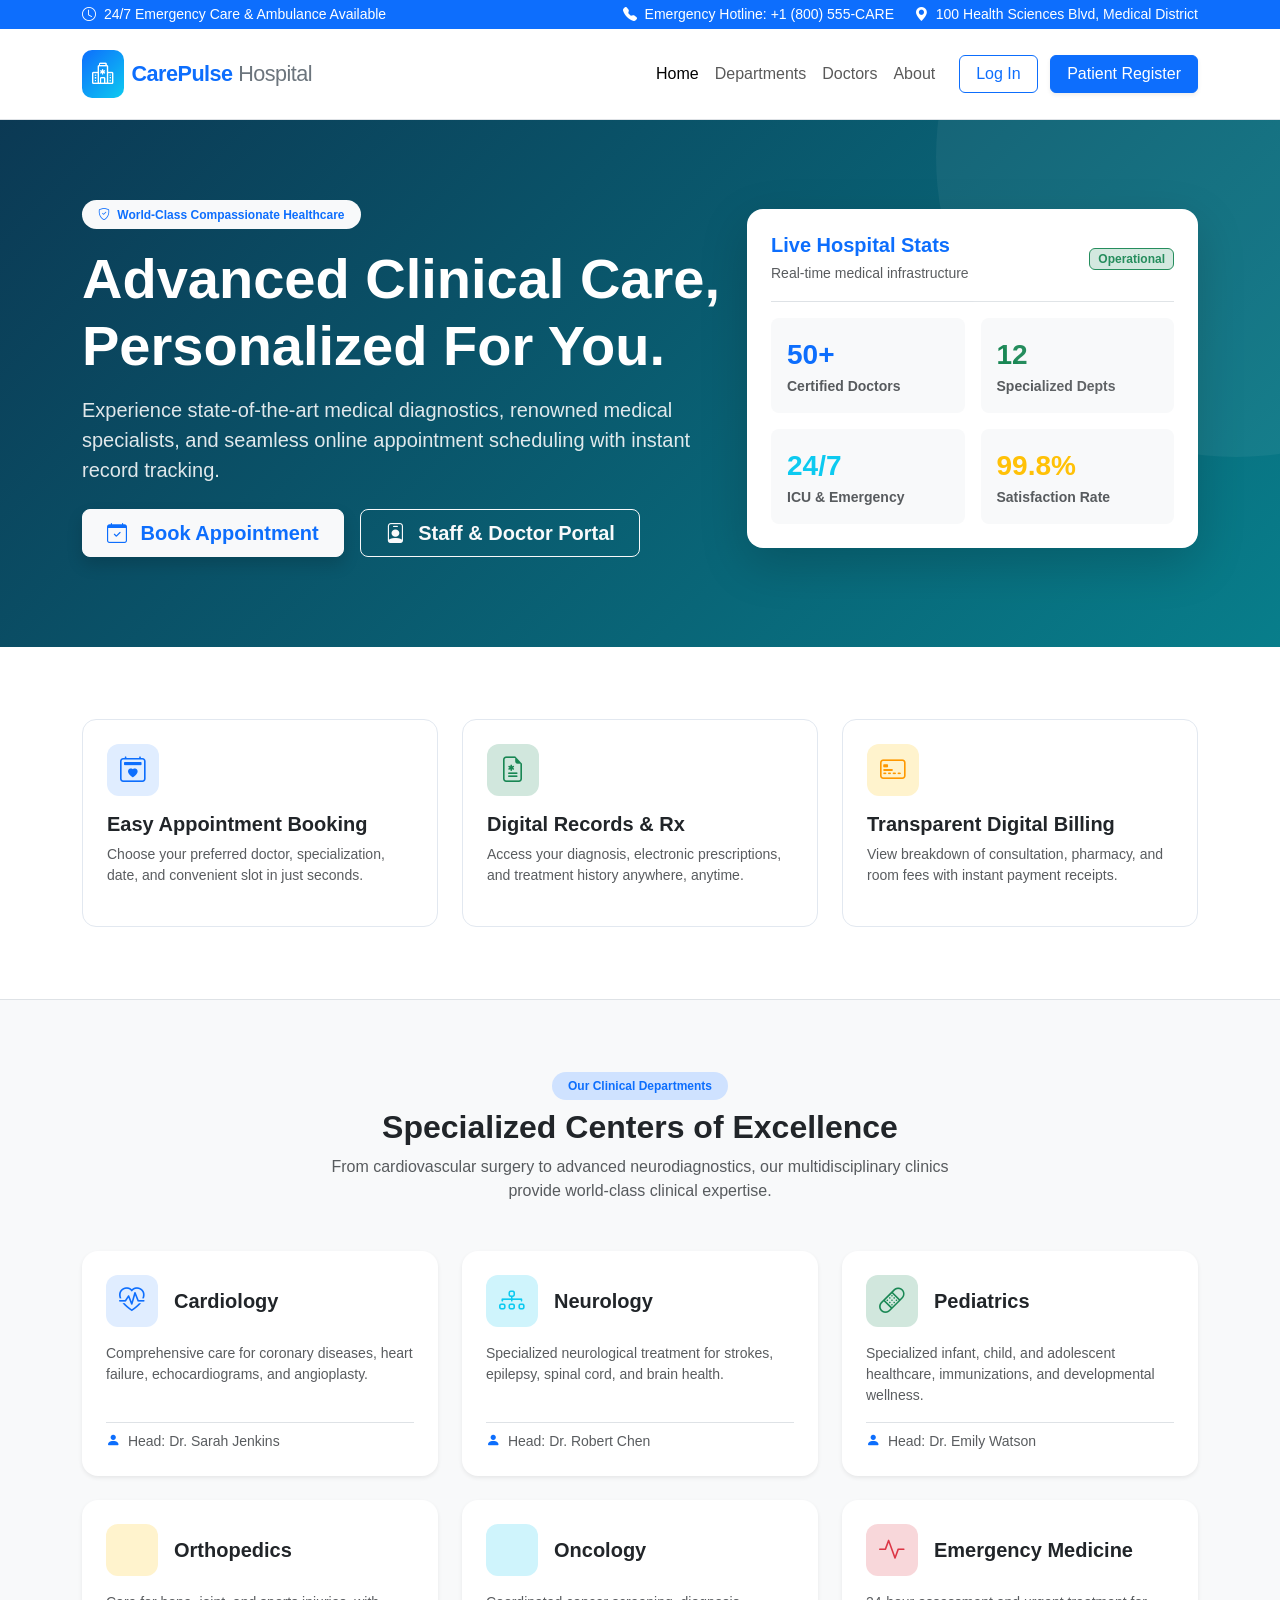
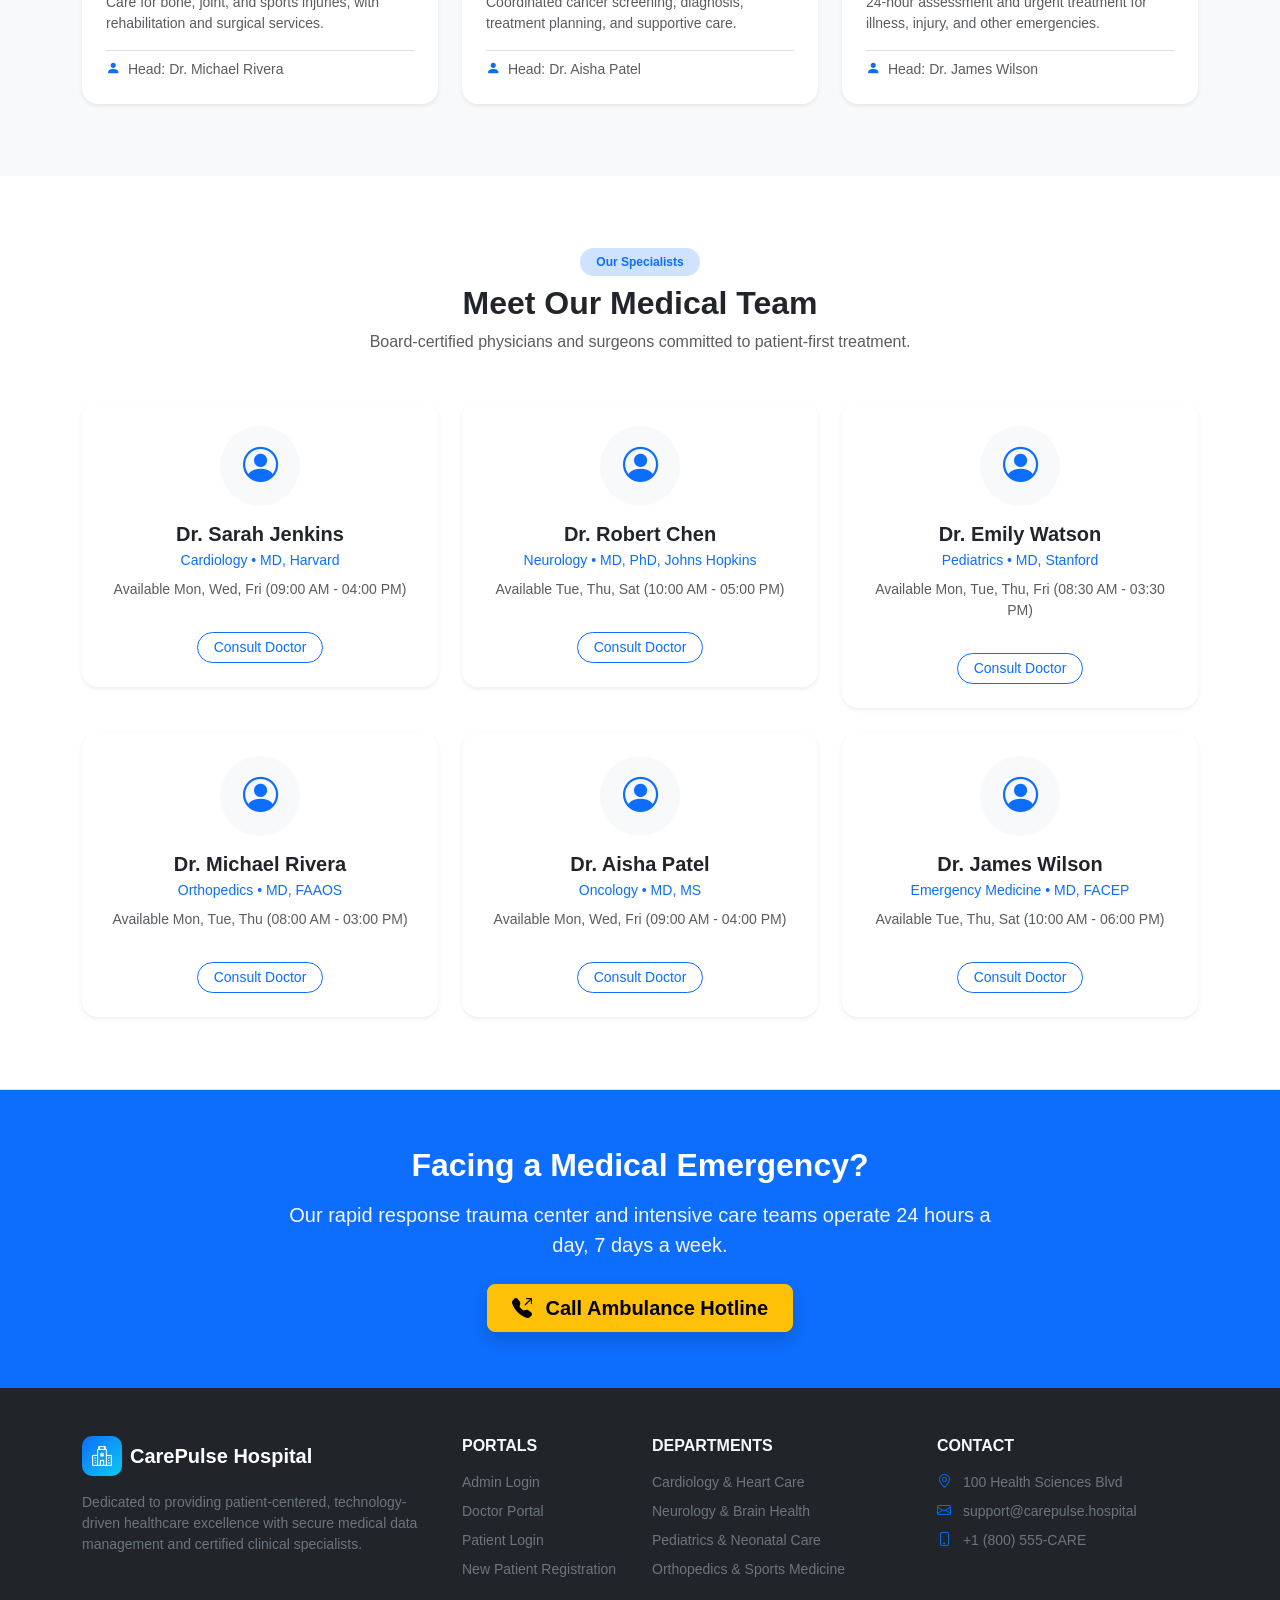
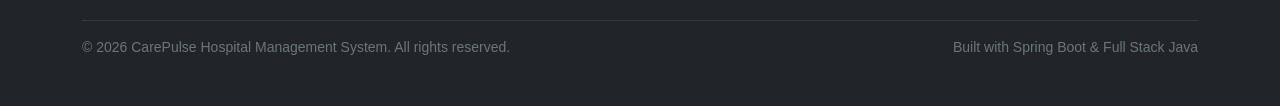
<file: index.html>
<!DOCTYPE html>
<html lang="en">
<head>
  <meta charset="UTF-8">
  <meta name="viewport" content="width=device-width, initial-scale=1.0">
  <title>CarePulse | Modern Hospital Management System</title>
  <!-- Bootstrap 5.3 CSS -->
  <link href="https://cdn.jsdelivr.net/npm/bootstrap@5.3.3/dist/css/bootstrap.min.css" rel="stylesheet">
  <!-- Bootstrap Icons -->
  <link href="https://cdn.jsdelivr.net/npm/bootstrap-icons@1.11.3/font/bootstrap-icons.min.css" rel="stylesheet">
  <!-- Custom CSS -->
  <link rel="stylesheet" href="css/style.css">
</head>
<body>

  <!-- Top Announcement Bar -->
  <div class="bg-primary text-white py-1 small">
    <div class="container d-flex justify-content-between align-items-center">
      <span><i class="bi bi-clock me-1"></i> 24/7 Emergency Care & Ambulance Available</span>
      <div>
        <span class="me-3"><i class="bi bi-telephone-fill me-1"></i> Emergency Hotline: +1 (800) 555-CARE</span>
        <span><i class="bi bi-geo-alt-fill me-1"></i> 100 Health Sciences Blvd, Medical District</span>
      </div>
    </div>
  </div>

  <!-- Navbar -->
  <nav class="navbar navbar-expand-lg navbar-light bg-white border-bottom sticky-top py-3">
    <div class="container">
      <a class="navbar-brand d-flex align-items-center text-primary" href="index.html">
        <span class="brand-icon"><i class="bi bi-hospital"></i></span>
        <span>CarePulse <span class="text-secondary fw-normal">Hospital</span></span>
      </a>
      <button class="navbar-toggler" type="button" data-bs-toggle="collapse" data-bs-target="#navContent">
        <span class="navbar-toggler-icon"></span>
      </button>

      <div class="collapse navbar-collapse" id="navContent">
        <ul class="navbar-nav ms-auto mb-2 mb-lg-0 align-items-lg-center">
          <li class="nav-item"><a class="nav-link active" href="index.html">Home</a></li>
          <li class="nav-item"><a class="nav-link" href="#departments">Departments</a></li>
          <li class="nav-item"><a class="nav-link" href="#doctors">Doctors</a></li>
          <li class="nav-item"><a class="nav-link" href="#about">About</a></li>
          <li class="nav-item ms-lg-3" id="navAuthLinks">
            <a href="login.html" class="btn btn-outline-primary me-2 px-3">Log In</a>
            <a href="register.html" class="btn btn-primary px-3 shadow-sm">Patient Register</a>
          </li>
        </ul>
      </div>
    </div>
  </nav>

  <!-- Hero Section -->
  <header class="hero-section text-center text-lg-start">
    <div class="container">
      <div class="row align-items-center gy-5">
        <div class="col-lg-7">
          <span class="badge bg-light text-primary px-3 py-2 rounded-pill fw-semibold mb-3">
            <i class="bi bi-shield-check me-1"></i> World-Class Compassionate Healthcare
          </span>
          <h1 class="display-4 fw-bold text-white mb-3">
            Advanced Clinical Care, Personalized For You.
          </h1>
          <p class="lead text-light mb-4 pe-lg-4" style="opacity: 0.9;">
            Experience state-of-the-art medical diagnostics, renowned medical specialists, and seamless online appointment scheduling with instant record tracking.
          </p>
          <div class="d-flex flex-wrap gap-3">
            <a href="login.html" class="btn btn-light btn-lg px-4 fw-semibold text-primary shadow">
              <i class="bi bi-calendar-check me-2"></i> Book Appointment
            </a>
            <a href="login.html" class="btn btn-outline-light btn-lg px-4 fw-semibold">
              <i class="bi bi-person-badge me-2"></i> Staff & Doctor Portal
            </a>
          </div>
        </div>

        <div class="col-lg-5 text-center">
          <div class="card border-0 shadow-lg p-4 bg-white text-dark rounded-4">
            <div class="d-flex align-items-center justify-content-between border-bottom pb-3 mb-3">
              <div class="text-start">
                <h5 class="fw-bold mb-1 text-primary">Live Hospital Stats</h5>
                <small class="text-muted">Real-time medical infrastructure</small>
              </div>
              <span class="badge bg-success-subtle text-success border border-success px-2 py-1">Operational</span>
            </div>
            <div class="row g-3">
              <div class="col-6">
                <div class="p-3 bg-light rounded-3 text-start">
                  <div class="text-primary fs-3 fw-bold" id="heroDoctorCount">50+</div>
                  <div class="small text-muted fw-semibold">Certified Doctors</div>
                </div>
              </div>
              <div class="col-6">
                <div class="p-3 bg-light rounded-3 text-start">
                  <div class="text-success fs-3 fw-bold" id="heroDeptCount">12</div>
                  <div class="small text-muted fw-semibold">Specialized Depts</div>
                </div>
              </div>
              <div class="col-6">
                <div class="p-3 bg-light rounded-3 text-start">
                  <div class="text-info fs-3 fw-bold">24/7</div>
                  <div class="small text-muted fw-semibold">ICU & Emergency</div>
                </div>
              </div>
              <div class="col-6">
                <div class="p-3 bg-light rounded-3 text-start">
                  <div class="text-warning fs-3 fw-bold">99.8%</div>
                  <div class="small text-muted fw-semibold">Satisfaction Rate</div>
                </div>
              </div>
            </div>
          </div>
        </div>
      </div>
    </div>
  </header>

  <!-- Key Features Grid -->
  <section class="py-5 bg-white border-bottom">
    <div class="container py-4">
      <div class="row g-4 text-center">
        <div class="col-md-4">
          <div class="stat-card h-100 text-start">
            <div class="stat-icon primary mb-3">
              <i class="bi bi-calendar2-heart"></i>
            </div>
            <h5 class="fw-bold text-dark">Easy Appointment Booking</h5>
            <p class="text-muted small">Choose your preferred doctor, specialization, date, and convenient slot in just seconds.</p>
          </div>
        </div>
        <div class="col-md-4">
          <div class="stat-card h-100 text-start">
            <div class="stat-icon success mb-3">
              <i class="bi bi-file-earmark-medical"></i>
            </div>
            <h5 class="fw-bold text-dark">Digital Records & Rx</h5>
            <p class="text-muted small">Access your diagnosis, electronic prescriptions, and treatment history anywhere, anytime.</p>
          </div>
        </div>
        <div class="col-md-4">
          <div class="stat-card h-100 text-start">
            <div class="stat-icon warning mb-3">
              <i class="bi bi-credit-card-2-front"></i>
            </div>
            <h5 class="fw-bold text-dark">Transparent Digital Billing</h5>
            <p class="text-muted small">View breakdown of consultation, pharmacy, and room fees with instant payment receipts.</p>
          </div>
        </div>
      </div>
    </div>
  </section>

  <!-- Departments Section -->
  <section id="departments" class="py-5 bg-light">
    <div class="container py-4">
      <div class="text-center mb-5">
        <span class="badge bg-primary-subtle text-primary px-3 py-2 rounded-pill fw-semibold mb-2">Our Clinical Departments</span>
        <h2 class="fw-bold text-dark">Specialized Centers of Excellence</h2>
        <p class="text-muted mx-auto" style="max-width: 650px;">
          From cardiovascular surgery to advanced neurodiagnostics, our multidisciplinary clinics provide world-class clinical expertise.
        </p>
      </div>

      <div class="row g-4" id="departmentsContainer">
        <!-- Dynamically loaded via API or fallback cards -->
        <div class="col-lg-4 col-md-6">
          <div class="card h-100 border-0 shadow-sm p-4 rounded-4">
            <div class="d-flex align-items-center mb-3">
              <div class="stat-icon primary me-3"><i class="bi bi-heart-pulse"></i></div>
              <h5 class="fw-bold mb-0">Cardiology</h5>
            </div>
            <p class="text-muted small">Comprehensive care for coronary diseases, heart failure, echocardiograms, and angioplasty.</p>
            <div class="mt-auto pt-2 border-top small text-muted">
              <i class="bi bi-person-fill text-primary me-1"></i> Head: Dr. Sarah Jenkins
            </div>
          </div>
        </div>

        <div class="col-lg-4 col-md-6">
          <div class="card h-100 border-0 shadow-sm p-4 rounded-4">
            <div class="d-flex align-items-center mb-3">
              <div class="stat-icon info me-3"><i class="bi bi-diagram-3"></i></div>
              <h5 class="fw-bold mb-0">Neurology</h5>
            </div>
            <p class="text-muted small">Specialized neurological treatment for strokes, epilepsy, spinal cord, and brain health.</p>
            <div class="mt-auto pt-2 border-top small text-muted">
              <i class="bi bi-person-fill text-primary me-1"></i> Head: Dr. Robert Chen
            </div>
          </div>
        </div>

        <div class="col-lg-4 col-md-6">
          <div class="card h-100 border-0 shadow-sm p-4 rounded-4">
            <div class="d-flex align-items-center mb-3">
              <div class="stat-icon success me-3"><i class="bi bi-bandaid"></i></div>
              <h5 class="fw-bold mb-0">Pediatrics</h5>
            </div>
            <p class="text-muted small">Specialized infant, child, and adolescent healthcare, immunizations, and developmental wellness.</p>
            <div class="mt-auto pt-2 border-top small text-muted">
              <i class="bi bi-person-fill text-primary me-1"></i> Head: Dr. Emily Watson
            </div>
          </div>
        </div>

        <div class="col-lg-4 col-md-6">
          <div class="card h-100 border-0 shadow-sm p-4 rounded-4">
            <div class="d-flex align-items-center mb-3">
              <div class="stat-icon warning me-3"><i class="bi bi-bone"></i></div>
              <h5 class="fw-bold mb-0">Orthopedics</h5>
            </div>
            <p class="text-muted small">Care for bone, joint, and sports injuries, with rehabilitation and surgical services.</p>
            <div class="mt-auto pt-2 border-top small text-muted">
              <i class="bi bi-person-fill text-primary me-1"></i> Head: Dr. Michael Rivera
            </div>
          </div>
        </div>

        <div class="col-lg-4 col-md-6">
          <div class="card h-100 border-0 shadow-sm p-4 rounded-4">
            <div class="d-flex align-items-center mb-3">
              <div class="stat-icon info me-3"><i class="bi bi-ribbon"></i></div>
              <h5 class="fw-bold mb-0">Oncology</h5>
            </div>
            <p class="text-muted small">Coordinated cancer screening, diagnosis, treatment planning, and supportive care.</p>
            <div class="mt-auto pt-2 border-top small text-muted">
              <i class="bi bi-person-fill text-primary me-1"></i> Head: Dr. Aisha Patel
            </div>
          </div>
        </div>

        <div class="col-lg-4 col-md-6">
          <div class="card h-100 border-0 shadow-sm p-4 rounded-4">
            <div class="d-flex align-items-center mb-3">
              <div class="stat-icon danger me-3"><i class="bi bi-activity"></i></div>
              <h5 class="fw-bold mb-0">Emergency Medicine</h5>
            </div>
            <p class="text-muted small">24-hour assessment and urgent treatment for illness, injury, and other emergencies.</p>
            <div class="mt-auto pt-2 border-top small text-muted">
              <i class="bi bi-person-fill text-primary me-1"></i> Head: Dr. James Wilson
            </div>
          </div>
        </div>
      </div>
    </div>
  </section>

  <!-- Doctors Section -->
  <section id="doctors" class="py-5 bg-white border-bottom">
    <div class="container py-4">
      <div class="text-center mb-5">
        <span class="badge bg-primary-subtle text-primary px-3 py-2 rounded-pill fw-semibold mb-2">Our Specialists</span>
        <h2 class="fw-bold text-dark">Meet Our Medical Team</h2>
        <p class="text-muted mx-auto" style="max-width: 650px;">
          Board-certified physicians and surgeons committed to patient-first treatment.
        </p>
      </div>

      <div class="row g-4" id="doctorsContainer">
        <!-- Dynamically rendered or fallback -->
        <div class="col-md-4">
          <div class="card border-0 shadow-sm rounded-4 p-4 text-center">
            <div class="mx-auto mb-3 bg-light rounded-circle d-flex align-items-center justify-content-center text-primary" style="width: 80px; height: 80px; font-size: 2.2rem;">
              <i class="bi bi-person-circle"></i>
            </div>
            <h5 class="fw-bold mb-1">Dr. Sarah Jenkins</h5>
            <p class="text-primary fw-medium small mb-2">Cardiology • MD, Harvard</p>
            <p class="text-muted small">Available Mon, Wed, Fri (09:00 AM - 04:00 PM)</p>
            <div class="mt-3">
              <a href="login.html" class="btn btn-outline-primary btn-sm rounded-pill px-3">Consult Doctor</a>
            </div>
          </div>
        </div>

        <div class="col-md-4">
          <div class="card border-0 shadow-sm rounded-4 p-4 text-center">
            <div class="mx-auto mb-3 bg-light rounded-circle d-flex align-items-center justify-content-center text-primary" style="width: 80px; height: 80px; font-size: 2.2rem;">
              <i class="bi bi-person-circle"></i>
            </div>
            <h5 class="fw-bold mb-1">Dr. Robert Chen</h5>
            <p class="text-primary fw-medium small mb-2">Neurology • MD, PhD, Johns Hopkins</p>
            <p class="text-muted small">Available Tue, Thu, Sat (10:00 AM - 05:00 PM)</p>
            <div class="mt-3">
              <a href="login.html" class="btn btn-outline-primary btn-sm rounded-pill px-3">Consult Doctor</a>
            </div>
          </div>
        </div>

        <div class="col-md-4">
          <div class="card border-0 shadow-sm rounded-4 p-4 text-center">
            <div class="mx-auto mb-3 bg-light rounded-circle d-flex align-items-center justify-content-center text-primary" style="width: 80px; height: 80px; font-size: 2.2rem;">
              <i class="bi bi-person-circle"></i>
            </div>
            <h5 class="fw-bold mb-1">Dr. Emily Watson</h5>
            <p class="text-primary fw-medium small mb-2">Pediatrics • MD, Stanford</p>
            <p class="text-muted small">Available Mon, Tue, Thu, Fri (08:30 AM - 03:30 PM)</p>
            <div class="mt-3">
              <a href="login.html" class="btn btn-outline-primary btn-sm rounded-pill px-3">Consult Doctor</a>
            </div>
          </div>
        </div>

        <div class="col-md-4">
          <div class="card border-0 shadow-sm rounded-4 p-4 text-center">
            <div class="mx-auto mb-3 bg-light rounded-circle d-flex align-items-center justify-content-center text-primary" style="width: 80px; height: 80px; font-size: 2.2rem;">
              <i class="bi bi-person-circle"></i>
            </div>
            <h5 class="fw-bold mb-1">Dr. Michael Rivera</h5>
            <p class="text-primary fw-medium small mb-2">Orthopedics • MD, FAAOS</p>
            <p class="text-muted small">Available Mon, Tue, Thu (08:00 AM - 03:00 PM)</p>
            <div class="mt-3">
              <a href="login.html" class="btn btn-outline-primary btn-sm rounded-pill px-3">Consult Doctor</a>
            </div>
          </div>
        </div>

        <div class="col-md-4">
          <div class="card border-0 shadow-sm rounded-4 p-4 text-center">
            <div class="mx-auto mb-3 bg-light rounded-circle d-flex align-items-center justify-content-center text-primary" style="width: 80px; height: 80px; font-size: 2.2rem;">
              <i class="bi bi-person-circle"></i>
            </div>
            <h5 class="fw-bold mb-1">Dr. Aisha Patel</h5>
            <p class="text-primary fw-medium small mb-2">Oncology • MD, MS</p>
            <p class="text-muted small">Available Mon, Wed, Fri (09:00 AM - 04:00 PM)</p>
            <div class="mt-3">
              <a href="login.html" class="btn btn-outline-primary btn-sm rounded-pill px-3">Consult Doctor</a>
            </div>
          </div>
        </div>

        <div class="col-md-4">
          <div class="card border-0 shadow-sm rounded-4 p-4 text-center">
            <div class="mx-auto mb-3 bg-light rounded-circle d-flex align-items-center justify-content-center text-primary" style="width: 80px; height: 80px; font-size: 2.2rem;">
              <i class="bi bi-person-circle"></i>
            </div>
            <h5 class="fw-bold mb-1">Dr. James Wilson</h5>
            <p class="text-primary fw-medium small mb-2">Emergency Medicine • MD, FACEP</p>
            <p class="text-muted small">Available Tue, Thu, Sat (10:00 AM - 06:00 PM)</p>
            <div class="mt-3">
              <a href="login.html" class="btn btn-outline-primary btn-sm rounded-pill px-3">Consult Doctor</a>
            </div>
          </div>
        </div>
      </div>
    </div>
  </section>

  <!-- Emergency Banner -->
  <section class="py-5 bg-primary text-white text-center">
    <div class="container py-2">
      <div class="row justify-content-center">
        <div class="col-lg-8">
          <h2 class="fw-bold mb-3">Facing a Medical Emergency?</h2>
          <p class="lead mb-4" style="opacity: 0.95;">
            Our rapid response trauma center and intensive care teams operate 24 hours a day, 7 days a week.
          </p>
          <a href="tel:+18005552273" class="btn btn-warning btn-lg px-4 fw-bold shadow">
            <i class="bi bi-telephone-outbound-fill me-2"></i> Call Ambulance Hotline
          </a>
        </div>
      </div>
    </div>
  </section>

  <!-- Footer -->
  <footer class="bg-dark text-white py-5">
    <div class="container">
      <div class="row g-4 mb-4">
        <div class="col-lg-4 col-md-6">
          <h5 class="fw-bold text-white mb-3 d-flex align-items-center">
            <span class="brand-icon me-2"><i class="bi bi-hospital"></i></span> CarePulse Hospital
          </h5>
          <p class="text-secondary small">
            Dedicated to providing patient-centered, technology-driven healthcare excellence with secure medical data management and certified clinical specialists.
          </p>
        </div>
        <div class="col-lg-2 col-md-6">
          <h6 class="fw-bold text-uppercase text-light mb-3">Portals</h6>
          <ul class="list-unstyled small">
            <li class="mb-2"><a href="login.html" class="text-secondary text-decoration-none">Admin Login</a></li>
            <li class="mb-2"><a href="login.html" class="text-secondary text-decoration-none">Doctor Portal</a></li>
            <li class="mb-2"><a href="login.html" class="text-secondary text-decoration-none">Patient Login</a></li>
            <li class="mb-2"><a href="register.html" class="text-secondary text-decoration-none">New Patient Registration</a></li>
          </ul>
        </div>
        <div class="col-lg-3 col-md-6">
          <h6 class="fw-bold text-uppercase text-light mb-3">Departments</h6>
          <ul class="list-unstyled small text-secondary">
            <li class="mb-2">Cardiology & Heart Care</li>
            <li class="mb-2">Neurology & Brain Health</li>
            <li class="mb-2">Pediatrics & Neonatal Care</li>
            <li class="mb-2">Orthopedics & Sports Medicine</li>
          </ul>
        </div>
        <div class="col-lg-3 col-md-6">
          <h6 class="fw-bold text-uppercase text-light mb-3">Contact</h6>
          <p class="small text-secondary mb-2"><i class="bi bi-geo-alt me-2 text-primary"></i> 100 Health Sciences Blvd</p>
          <p class="small text-secondary mb-2"><i class="bi bi-envelope me-2 text-primary"></i> support@carepulse.hospital</p>
          <p class="small text-secondary"><i class="bi bi-phone me-2 text-primary"></i> +1 (800) 555-CARE</p>
        </div>
      </div>
      <hr class="border-secondary">
      <div class="d-flex flex-wrap justify-content-between align-items-center small text-secondary">
        <span>&copy; 2026 CarePulse Hospital Management System. All rights reserved.</span>
        <span>Built with Spring Boot & Full Stack Java</span>
      </div>
    </div>
  </footer>

  <!-- Bootstrap JS -->
  <script src="https://cdn.jsdelivr.net/npm/bootstrap@5.3.3/dist/js/bootstrap.bundle.min.js"></script>
  <!-- API Client -->
  <script src="js/api.js"></script>
  <script>
    document.addEventListener('DOMContentLoaded', async () => {
      // Check if user is logged in, adjust navbar
      if (API.isAuthenticated()) {
        const user = API.getUser();
        const navAuth = document.getElementById('navAuthLinks');
        let dashboardLink = 'patient-dashboard.html';
        if (user.role === 'ROLE_ADMIN' || user.role === 'ROLE_STAFF') dashboardLink = 'admin-dashboard.html';
        else if (user.role === 'ROLE_DOCTOR') dashboardLink = 'doctor-dashboard.html';

        navAuth.innerHTML = `
          <span class="text-muted me-2 small">Hi, <strong>${user.fullName || user.username}</strong></span>
          <a href="${dashboardLink}" class="btn btn-primary btn-sm me-2">Dashboard</a>
          <button onclick="API.logout()" class="btn btn-outline-danger btn-sm">Logout</button>
        `;
      }

      // Load live departments
      try {
        const departments = await API.getDepartments();
        if (departments && departments.length > 0) {
          document.getElementById('heroDeptCount').textContent = departments.length;
          const container = document.getElementById('departmentsContainer');
          container.innerHTML = departments.map(d => `
            <div class="col-lg-4 col-md-6">
              <div class="card h-100 border-0 shadow-sm p-4 rounded-4">
                <div class="d-flex align-items-center mb-3">
                  <div class="stat-icon primary me-3"><i class="bi bi-heart-pulse"></i></div>
                  <h5 class="fw-bold mb-0">${d.name}</h5>
                </div>
                <p class="text-muted small">${d.description || 'Specialized clinical services and modern diagnostic care.'}</p>
                <div class="mt-auto pt-2 border-top small text-muted">
                  <i class="bi bi-person-fill text-primary me-1"></i> Head: ${d.headDoctor || 'Dr. Medical Officer'}
                </div>
              </div>
            </div>
          `).join('');
        }
      } catch (e) {
        console.log('Using static fallback for departments');
      }

      // Load live doctors
      try {
        const doctors = await API.getDoctors();
        if (doctors && doctors.length > 0) {
          document.getElementById('heroDoctorCount').textContent = doctors.length + '+';
          const container = document.getElementById('doctorsContainer');
          container.innerHTML = doctors.map(doc => `
            <div class="col-md-4">
              <div class="card border-0 shadow-sm rounded-4 p-4 text-center">
                <div class="mx-auto mb-3 bg-light rounded-circle d-flex align-items-center justify-content-center text-primary" style="width: 80px; height: 80px; font-size: 2.2rem;">
                  <i class="bi bi-person-circle"></i>
                </div>
                <h5 class="fw-bold mb-1">${doc.fullName || doc.username}</h5>
                <p class="text-primary fw-medium small mb-2">${doc.specialization} • ${doc.departmentName || 'Specialist'}</p>
                <p class="text-muted small">${doc.availableDays || 'Mon - Fri'} (${doc.availableTime || '09:00 AM - 05:00 PM'})</p>
                <div class="mt-3">
                  <a href="login.html" class="btn btn-outline-primary btn-sm rounded-pill px-3">Consult Doctor ($${doc.consultationFee || 100})</a>
                </div>
              </div>
            </div>
          `).join('');
        }
      } catch (e) {
        console.log('Using static fallback for doctors');
      }
    });
  </script>
</body>
</html>
</file>
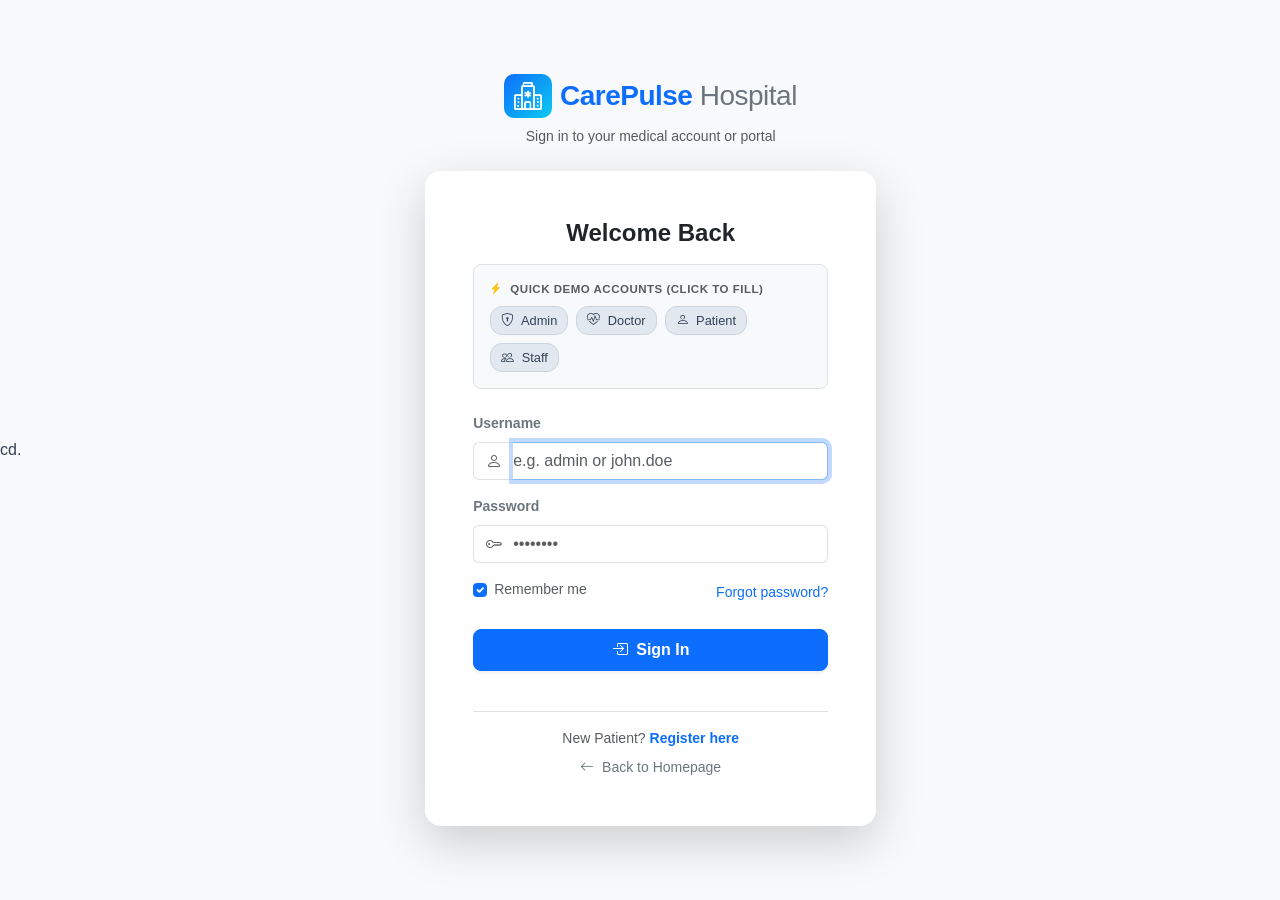
<file: admin-dashboard.html>
<!DOCTYPE html>
<html lang="en">
<head>
  <meta charset="UTF-8">
  <meta name="viewport" content="width=device-width, initial-scale=1.0">
  <title>Admin Dashboard | CarePulse Hospital</title>
  <link href="https://cdn.jsdelivr.net/npm/bootstrap@5.3.3/dist/css/bootstrap.min.css" rel="stylesheet">
  <link href="https://cdn.jsdelivr.net/npm/bootstrap-icons@1.11.3/font/bootstrap-icons.min.css" rel="stylesheet">
  <link rel="stylesheet" href="css/style.css">
</head>
<body>

  <!-- Top Navbar -->
  <nav class="navbar navbar-expand-lg navbar-dark bg-dark sticky-top py-2 px-3">
    <div class="container-fluid">
      <a class="navbar-brand d-flex align-items-center text-white" href="admin-dashboard.html">
        <span class="brand-icon"><i class="bi bi-hospital"></i></span>
        <span>CarePulse <span class="badge bg-primary fs-6 ms-2">Admin Portal</span></span>
      </a>

      <div class="d-flex align-items-center ms-auto">
        <div class="text-white text-end me-3 d-none d-sm-block">
          <div class="small fw-bold" id="adminUserFullName">Administrator</div>
          <div class="text-secondary small" style="font-size: 0.75rem;" id="adminRoleBadge">ROLE_ADMIN</div>
        </div>
        <button onclick="API.logout()" class="btn btn-outline-light btn-sm">
          <i class="bi bi-box-arrow-right me-1"></i> Logout
        </button>
      </div>
    </div>
  </nav>

  <div class="dashboard-wrapper">
    <!-- Sidebar -->
    <aside class="sidebar">
      <div class="nav flex-column nav-pills" id="adminTabs" role="tablist">
        <button class="nav-link active text-start" data-bs-toggle="pill" data-bs-target="#tab-overview">
          <i class="bi bi-speedometer2"></i> Overview
        </button>
        <button class="nav-link text-start" data-bs-toggle="pill" data-bs-target="#tab-departments">
          <i class="bi bi-building"></i> Departments
        </button>
        <button class="nav-link text-start" data-bs-toggle="pill" data-bs-target="#tab-doctors">
          <i class="bi bi-heart-pulse"></i> Doctors
        </button>
        <button class="nav-link text-start" data-bs-toggle="pill" data-bs-target="#tab-patients">
          <i class="bi bi-people"></i> Patients
        </button>
        <button class="nav-link text-start" data-bs-toggle="pill" data-bs-target="#tab-staff" id="staffManagementTab">
          <i class="bi bi-person-workspace"></i> Staff
        </button>
        <button class="nav-link text-start" data-bs-toggle="pill" data-bs-target="#tab-appointments">
          <i class="bi bi-calendar-check"></i> Appointments
        </button>
        <button class="nav-link text-start" data-bs-toggle="pill" data-bs-target="#tab-billing">
          <i class="bi bi-cash-stack"></i> Billing & Finance
        </button>
      </div>
    </aside>

    <!-- Main Content Area -->
    <main class="dashboard-content">
      <div class="tab-content" id="adminTabContent">

        <!-- TAB 1: OVERVIEW -->
        <div class="tab-pane fade show active" id="tab-overview">
          <div class="d-flex justify-content-between align-items-center mb-4">
            <div>
              <h3 class="fw-bold mb-1">Administrative Overview</h3>
              <p class="text-muted small mb-0">Real-time health statistics, patient visits, and revenue flow</p>
            </div>
            <button onclick="loadDashboardData()" class="btn btn-outline-primary btn-sm">
              <i class="bi bi-arrow-clockwise me-1"></i> Refresh Stats
            </button>
          </div>

          <!-- KPI Cards -->
          <div class="row g-3 mb-4">
            <div class="col-sm-6 col-xl-3">
              <div class="stat-card">
                <div class="d-flex justify-content-between align-items-start">
                  <div>
                    <span class="text-muted small fw-semibold">Total Doctors</span>
                    <h3 class="fw-bold my-1 text-dark" id="statDoctors">0</h3>
                    <small class="text-success"><i class="bi bi-arrow-up-right me-1"></i>Active Staff</small>
                  </div>
                  <div class="stat-icon primary"><i class="bi bi-heart-pulse"></i></div>
                </div>
              </div>
            </div>

            <div class="col-sm-6 col-xl-3">
              <div class="stat-card">
                <div class="d-flex justify-content-between align-items-start">
                  <div>
                    <span class="text-muted small fw-semibold">Registered Patients</span>
                    <h3 class="fw-bold my-1 text-dark" id="statPatients">0</h3>
                    <small class="text-primary"><i class="bi bi-person-check me-1"></i>In Directory</small>
                  </div>
                  <div class="stat-icon success"><i class="bi bi-people"></i></div>
                </div>
              </div>
            </div>

            <div class="col-sm-6 col-xl-3">
              <div class="stat-card">
                <div class="d-flex justify-content-between align-items-start">
                  <div>
                    <span class="text-muted small fw-semibold">Appointments</span>
                    <h3 class="fw-bold my-1 text-dark" id="statAppointments">0</h3>
                    <small class="text-warning" id="statPendingAppts">0 Pending</small>
                  </div>
                  <div class="stat-icon warning"><i class="bi bi-calendar2-event"></i></div>
                </div>
              </div>
            </div>

            <div class="col-sm-6 col-xl-3">
              <div class="stat-card">
                <div class="d-flex justify-content-between align-items-start">
                  <div>
                    <span class="text-muted small fw-semibold">Revenue Collected</span>
                    <h3 class="fw-bold my-1 text-dark" id="statRevenue">$0.00</h3>
                    <small class="text-danger" id="statPendingRevenue">Pending: $0.00</small>
                  </div>
                  <div class="stat-icon info"><i class="bi bi-wallet2"></i></div>
                </div>
              </div>
            </div>
          </div>

          <!-- Quick Actions and Recent Appointments -->
          <div class="row g-4">
            <div class="col-lg-12">
              <div class="table-card">
                <div class="d-flex justify-content-between align-items-center mb-3">
                  <h5 class="fw-bold mb-0">Recent Hospital Appointments</h5>
                  <button class="btn btn-sm btn-outline-primary" onclick="showTab('tab-appointments')">View All</button>
                </div>
                <div class="table-responsive">
                  <table class="table table-hover align-middle mb-0" id="overviewApptsTable">
                    <thead>
                      <tr>
                        <th>ID</th>
                        <th>Patient</th>
                        <th>Doctor / Specialty</th>
                        <th>Date & Time</th>
                        <th>Reason</th>
                        <th>Status</th>
                      </tr>
                    </thead>
                    <tbody id="overviewApptsBody">
                      <tr><td colspan="6" class="text-center text-muted py-4">Loading appointments...</td></tr>
                    </tbody>
                  </table>
                </div>
              </div>
            </div>
          </div>
        </div>

        <!-- TAB 2: DEPARTMENTS -->
        <div class="tab-pane fade" id="tab-departments">
          <div class="d-flex justify-content-between align-items-center mb-4">
            <div>
              <h3 class="fw-bold mb-1">Departments</h3>
              <p class="text-muted small mb-0">Manage hospital clinics, heads of departments, and clinical units</p>
            </div>
            <button class="btn btn-primary btn-sm" data-bs-toggle="modal" data-bs-target="#addDeptModal">
              <i class="bi bi-plus-lg me-1"></i> Add Department
            </button>
          </div>

          <div class="table-card">
            <div class="table-responsive">
              <table class="table table-hover align-middle mb-0">
                <thead>
                  <tr>
                    <th>ID</th>
                    <th>Name</th>
                    <th>Description</th>
                    <th>Head Doctor</th>
                    <th>Location</th>
                    <th>Contact Phone</th>
                    <th>Actions</th>
                  </tr>
                </thead>
                <tbody id="departmentsTableBody">
                  <tr><td colspan="7" class="text-center py-4">Loading departments...</td></tr>
                </tbody>
              </table>
            </div>
          </div>
        </div>

        <!-- TAB 3: DOCTORS -->
        <div class="tab-pane fade" id="tab-doctors">
          <div class="d-flex justify-content-between align-items-center mb-4">
            <div>
              <h3 class="fw-bold mb-1">Doctors Directory</h3>
              <p class="text-muted small mb-0">Manage clinical specialists, fees, qualifications, and schedules</p>
            </div>
            <button class="btn btn-primary btn-sm" data-bs-toggle="modal" data-bs-target="#addDoctorModal">
              <i class="bi bi-person-plus me-1"></i> Add Doctor
            </button>
          </div>

          <div class="table-card">
            <div class="table-responsive">
              <table class="table table-hover align-middle mb-0">
                <thead>
                  <tr>
                    <th>Doctor Name</th>
                    <th>Department</th>
                    <th>Specialization</th>
                    <th>Fee</th>
                    <th>Schedule</th>
                    <th>Email / Phone</th>
                    <th>Actions</th>
                  </tr>
                </thead>
                <tbody id="doctorsTableBody">
                  <tr><td colspan="7" class="text-center py-4">Loading doctors...</td></tr>
                </tbody>
              </table>
            </div>
          </div>
        </div>

        <!-- TAB 4: PATIENTS -->
        <div class="tab-pane fade" id="tab-patients">
          <div class="d-flex justify-content-between align-items-center mb-4">
            <div>
              <h3 class="fw-bold mb-1">Patient Registry</h3>
              <p class="text-muted small mb-0">Registered hospital patients, emergency contacts, and history</p>
            </div>
          </div>

          <div class="table-card">
            <div class="table-responsive">
              <table class="table table-hover align-middle mb-0">
                <thead>
                  <tr>
                    <th>ID</th>
                    <th>Name</th>
                    <th>Blood Group</th>
                    <th>Gender / DOB</th>
                    <th>Emergency Contact</th>
                    <th>Address</th>
                    <th>Actions</th>
                  </tr>
                </thead>
                <tbody id="patientsTableBody">
                  <tr><td colspan="7" class="text-center py-4">Loading patients...</td></tr>
                </tbody>
              </table>
            </div>
          </div>
        </div>

        <!-- TAB 5: STAFF -->
        <div class="tab-pane fade" id="tab-staff">
          <div class="d-flex justify-content-between align-items-center mb-4">
            <div>
              <h3 class="fw-bold mb-1">Staff Management</h3>
              <p class="text-muted small mb-0">Nursing supervisors, administrative personnel, and lab technicians</p>
            </div>
            <button class="btn btn-primary btn-sm" data-bs-toggle="modal" data-bs-target="#addStaffModal">
              <i class="bi bi-person-plus me-1"></i> Add Staff Member
            </button>
          </div>

          <div class="table-card">
            <div class="table-responsive">
              <table class="table table-hover align-middle mb-0">
                <thead>
                  <tr>
                    <th>Name</th>
                    <th>Designation</th>
                    <th>Department</th>
                    <th>Shift</th>
                    <th>Salary</th>
                    <th>Phone</th>
                    <th>Actions</th>
                  </tr>
                </thead>
                <tbody id="staffTableBody">
                  <tr><td colspan="7" class="text-center py-4">Loading staff...</td></tr>
                </tbody>
              </table>
            </div>
          </div>
        </div>

        <!-- TAB 6: APPOINTMENTS -->
        <div class="tab-pane fade" id="tab-appointments">
          <div class="d-flex justify-content-between align-items-center mb-4">
            <div>
              <h3 class="fw-bold mb-1">All Appointments</h3>
              <p class="text-muted small mb-0">Review booking schedules, confirm or cancel appointments</p>
            </div>
          </div>

          <div class="table-card">
            <div class="table-responsive">
              <table class="table table-hover align-middle mb-0">
                <thead>
                  <tr>
                    <th>ID</th>
                    <th>Patient</th>
                    <th>Doctor</th>
                    <th>Date & Time</th>
                    <th>Reason / Symptoms</th>
                    <th>Status</th>
                    <th>Actions</th>
                  </tr>
                </thead>
                <tbody id="allApptsTableBody">
                  <tr><td colspan="7" class="text-center py-4">Loading appointments...</td></tr>
                </tbody>
              </table>
            </div>
          </div>
        </div>

        <!-- TAB 7: BILLING -->
        <div class="tab-pane fade" id="tab-billing">
          <div class="d-flex justify-content-between align-items-center mb-4">
            <div>
              <h3 class="fw-bold mb-1">Hospital Invoices & Billing</h3>
              <p class="text-muted small mb-0">Generate hospital bills, track pending balances, and record payments</p>
            </div>
            <a href="billing.html" class="btn btn-primary btn-sm">
              <i class="bi bi-receipt me-1"></i> Open Full Billing Console
            </a>
          </div>

          <div class="table-card">
            <div class="table-responsive">
              <table class="table table-hover align-middle mb-0">
                <thead>
                  <tr>
                    <th>Invoice #</th>
                    <th>Patient</th>
                    <th>Date</th>
                    <th>Total ($)</th>
                    <th>Paid ($)</th>
                    <th>Balance ($)</th>
                    <th>Status</th>
                    <th>Actions</th>
                  </tr>
                </thead>
                <tbody id="adminBillsTableBody">
                  <tr><td colspan="8" class="text-center py-4">Loading billing records...</td></tr>
                </tbody>
              </table>
            </div>
          </div>
        </div>

      </div>
    </main>
  </div>

  <!-- ==================== MODALS ==================== -->

  <!-- Modal: Add Department -->
  <div class="modal fade" id="addDeptModal" tabindex="-1">
    <div class="modal-dialog">
      <div class="modal-content">
        <form id="addDeptForm">
          <div class="modal-header">
            <h5 class="modal-title fw-bold">Add New Department</h5>
            <button type="button" class="btn-close" data-bs-dismiss="modal"></button>
          </div>
          <div class="modal-body">
            <div class="mb-3">
              <label class="form-label small fw-semibold">Department Name *</label>
              <input type="text" class="form-control" id="deptName" required placeholder="e.g. Oncology">
            </div>
            <div class="mb-3">
              <label class="form-label small fw-semibold">Head Doctor</label>
              <input type="text" class="form-control" id="deptHead" placeholder="e.g. Dr. Robert Chen">
            </div>
            <div class="mb-3">
              <label class="form-label small fw-semibold">Contact Phone</label>
              <input type="text" class="form-control" id="deptPhone" placeholder="+1 (555) 010-1234">
            </div>
            <div class="mb-3">
              <label class="form-label small fw-semibold">Building & Floor</label>
              <input type="text" class="form-control" id="deptLocation" placeholder="e.g. Building B, 4th Floor">
            </div>
            <div class="mb-3">
              <label class="form-label small fw-semibold">Description</label>
              <textarea class="form-control" id="deptDesc" rows="2"></textarea>
            </div>
          </div>
          <div class="modal-footer">
            <button type="button" class="btn btn-secondary" data-bs-dismiss="modal">Cancel</button>
            <button type="submit" class="btn btn-primary">Save Department</button>
          </div>
        </form>
      </div>
    </div>
  </div>

  <!-- Modal: Add Doctor -->
  <div class="modal fade" id="addDoctorModal" tabindex="-1">
    <div class="modal-dialog modal-lg">
      <div class="modal-content">
        <form id="addDoctorForm">
          <div class="modal-header">
            <h5 class="modal-title fw-bold">Add Doctor & Specialist Account</h5>
            <button type="button" class="btn-close" data-bs-dismiss="modal"></button>
          </div>
          <div class="modal-body">
            <div class="row g-3">
              <div class="col-md-6">
                <label class="form-label small fw-semibold">Doctor Full Name *</label>
                <input type="text" class="form-control" id="docFullName" required placeholder="e.g. Dr. Alexander Fleming">
              </div>
              <div class="col-md-6">
                <label class="form-label small fw-semibold">Specialization *</label>
                <input type="text" class="form-control" id="docSpecialization" required placeholder="e.g. Cardiothoracic Surgeon">
              </div>
              <div class="col-md-6">
                <label class="form-label small fw-semibold">Department *</label>
                <select class="form-select" id="docDepartmentSelect" required>
                  <option value="">Select Department...</option>
                </select>
              </div>
              <div class="col-md-6">
                <label class="form-label small fw-semibold">Consultation Fee ($) *</label>
                <input type="number" step="0.01" class="form-control" id="docFee" required placeholder="150.00">
              </div>
              <div class="col-md-6">
                <label class="form-label small fw-semibold">Login Username *</label>
                <input type="text" class="form-control" id="docUsername" required placeholder="e.g. dr.fleming">
              </div>
              <div class="col-md-6">
                <label class="form-label small fw-semibold">Login Password *</label>
                <input type="password" class="form-control" id="docPassword" required placeholder="doctor123">
              </div>
              <div class="col-md-6">
                <label class="form-label small fw-semibold">Email *</label>
                <input type="email" class="form-control" id="docEmail" required placeholder="fleming@hospital.com">
              </div>
              <div class="col-md-6">
                <label class="form-label small fw-semibold">Phone Number</label>
                <input type="text" class="form-control" id="docPhone" placeholder="+1 (555) 010-9999">
              </div>
              <div class="col-md-6">
                <label class="form-label small fw-semibold">Available Days</label>
                <input type="text" class="form-control" id="docDays" placeholder="Monday, Wednesday, Friday">
              </div>
              <div class="col-md-6">
                <label class="form-label small fw-semibold">Available Hours</label>
                <input type="text" class="form-control" id="docTime" placeholder="09:00 AM - 04:00 PM">
              </div>
              <div class="col-md-6">
                <label class="form-label small fw-semibold">Qualifications</label>
                <input type="text" class="form-control" id="docQual" placeholder="MD, FACS - Oxford Medical">
              </div>
              <div class="col-md-6">
                <label class="form-label small fw-semibold">Years of Experience</label>
                <input type="number" class="form-control" id="docExp" placeholder="10">
              </div>
            </div>
          </div>
          <div class="modal-footer">
            <button type="button" class="btn btn-secondary" data-bs-dismiss="modal">Cancel</button>
            <button type="submit" class="btn btn-primary">Create Doctor</button>
          </div>
        </form>
      </div>
    </div>
  </div>

  <!-- Modal: Add Staff -->
  <div class="modal fade" id="addStaffModal" tabindex="-1">
    <div class="modal-dialog">
      <div class="modal-content">
        <form id="addStaffForm">
          <div class="modal-header">
            <h5 class="modal-title fw-bold">Add Staff Member</h5>
            <button type="button" class="btn-close" data-bs-dismiss="modal"></button>
          </div>
          <div class="modal-body">
            <div class="row g-3">
              <div class="col-md-6">
                <label class="form-label small fw-semibold">Full Name *</label>
                <input type="text" class="form-control" id="staffFullName" required placeholder="Jane Doe">
              </div>
              <div class="col-md-6">
                <label class="form-label small fw-semibold">Designation *</label>
                <input type="text" class="form-control" id="staffDesignation" required placeholder="Head Nurse / Admin">
              </div>
              <div class="col-md-6">
                <label class="form-label small fw-semibold">Department</label>
                <select class="form-select" id="staffDeptSelect">
                  <option value="">Select Department...</option>
                </select>
              </div>
              <div class="col-md-6">
                <label class="form-label small fw-semibold">Shift Timing</label>
                <input type="text" class="form-control" id="staffShift" placeholder="Morning / Night Shift">
              </div>
              <div class="col-md-6">
                <label class="form-label small fw-semibold">Monthly Salary ($)</label>
                <input type="number" step="0.01" class="form-control" id="staffSalary" placeholder="45000">
              </div>
              <div class="col-md-6">
                <label class="form-label small fw-semibold">Phone</label>
                <input type="text" class="form-control" id="staffPhone" placeholder="+1 555-010-3333">
              </div>
              <div class="col-md-6">
                <label class="form-label small fw-semibold">Username *</label>
                <input type="text" class="form-control" id="staffUsername" required placeholder="staff.user">
              </div>
              <div class="col-md-6">
                <label class="form-label small fw-semibold">Password *</label>
                <input type="password" class="form-control" id="staffPassword" required placeholder="staff123">
              </div>
              <div class="col-12">
                <label class="form-label small fw-semibold">Email *</label>
                <input type="email" class="form-control" id="staffEmail" required placeholder="staff@hospital.com">
              </div>
            </div>
          </div>
          <div class="modal-footer">
            <button type="button" class="btn btn-secondary" data-bs-dismiss="modal">Cancel</button>
            <button type="submit" class="btn btn-primary">Save Staff Member</button>
          </div>
        </form>
      </div>
    </div>
  </div>

  <!-- Bootstrap JS -->
  <script src="https://cdn.jsdelivr.net/npm/bootstrap@5.3.3/dist/js/bootstrap.bundle.min.js"></script>
  <script src="js/api.js"></script>
  <script>
    // Security check: only ADMIN or STAFF
    API.checkAuth(['ROLE_ADMIN', 'ROLE_STAFF']);

    const user = API.getUser();
    if (user) {
      document.getElementById('adminUserFullName').textContent = user.fullName || user.username;
      document.getElementById('adminRoleBadge').textContent = user.role;
      if (user.role !== 'ROLE_ADMIN') {
        document.getElementById('staffManagementTab').classList.add('d-none');
      }
    }

    function showTab(tabId) {
      const triggerEl = document.querySelector(`button[data-bs-target="#${tabId}"]`);
      if (triggerEl) bootstrap.Tab.getOrCreateInstance(triggerEl).show();
    }

    // ==========================================
    // DATA LOADING FUNCTIONS
    // ==========================================
    let globalDepartments = [];

    async function loadDashboardData() {
      try {
        const stats = await API.getDashboardStats();
        document.getElementById('statDoctors').textContent = stats.totalDoctors || 0;
        document.getElementById('statPatients').textContent = stats.totalPatients || 0;
        document.getElementById('statAppointments').textContent = stats.totalAppointments || 0;
        document.getElementById('statPendingAppts').textContent = `${stats.pendingAppointments || 0} Pending`;
        document.getElementById('statRevenue').textContent = formatCurrency(stats.totalRevenue);
        document.getElementById('statPendingRevenue').textContent = `Pending: ${formatCurrency(stats.pendingRevenue)}`;
      } catch (e) {
        console.error('Error loading stats:', e);
      }

      loadDepartments();
      loadDoctors();
      loadPatients();
      if (user?.role === 'ROLE_ADMIN') {
        loadStaff();
      }
      loadAppointments();
      loadBills();
    }

    async function loadDepartments() {
      try {
        globalDepartments = await API.getDepartments();
        const tbody = document.getElementById('departmentsTableBody');
        const deptSelect = document.getElementById('docDepartmentSelect');
        const staffDeptSelect = document.getElementById('staffDeptSelect');

        // Populate dropdowns
        deptSelect.innerHTML = '<option value="">Select Department...</option>' +
          globalDepartments.map(d => `<option value="${d.id}">${d.name}</option>`).join('');
        staffDeptSelect.innerHTML = '<option value="">Select Department...</option>' +
          globalDepartments.map(d => `<option value="${d.id}">${d.name}</option>`).join('');

        if (globalDepartments.length === 0) {
          tbody.innerHTML = '<tr><td colspan="7" class="text-center text-muted py-4">No departments found.</td></tr>';
          return;
        }

        tbody.innerHTML = globalDepartments.map(d => `
          <tr>
            <td><span class="badge bg-light text-dark border">#${d.id}</span></td>
            <td class="fw-bold text-primary">${d.name}</td>
            <td class="small text-muted">${d.description || 'N/A'}</td>
            <td>${d.headDoctor || 'N/A'}</td>
            <td><span class="badge bg-secondary-subtle text-secondary">${d.buildingLocation || 'Main Wing'}</span></td>
            <td>${d.contactPhone || 'N/A'}</td>
            <td>
              <button onclick="deleteDepartment(${d.id})" class="btn btn-outline-danger btn-sm py-0 px-2" title="Delete">
                <i class="bi bi-trash"></i>
              </button>
            </td>
          </tr>
        `).join('');
      } catch (err) {
        console.error(err);
      }
    }

    async function loadDoctors() {
      try {
        const doctors = await API.getDoctors();
        const tbody = document.getElementById('doctorsTableBody');
        if (doctors.length === 0) {
          tbody.innerHTML = '<tr><td colspan="7" class="text-center text-muted py-4">No doctors registered yet.</td></tr>';
          return;
        }

        tbody.innerHTML = doctors.map(doc => `
          <tr>
            <td>
              <div class="fw-bold">${doc.fullName || doc.username}</div>
              <small class="text-muted">${doc.qualification || 'Physician'}</small>
            </td>
            <td><span class="badge bg-primary-subtle text-primary">${doc.departmentName || 'General'}</span></td>
            <td>${doc.specialization}</td>
            <td class="fw-semibold text-success">${formatCurrency(doc.consultationFee)}</td>
            <td class="small text-muted">${doc.availableDays || 'Weekdays'}<br><span class="text-dark">${doc.availableTime || ''}</span></td>
            <td class="small">${doc.email || 'N/A'}<br>${doc.phone || ''}</td>
            <td>
              <button onclick="deleteDoctor(${doc.id})" class="btn btn-outline-danger btn-sm py-0 px-2" title="Delete">
                <i class="bi bi-trash"></i>
              </button>
            </td>
          </tr>
        `).join('');
      } catch (err) {
        console.error(err);
      }
    }

    async function loadPatients() {
      try {
        const patients = await API.getPatients();
        const tbody = document.getElementById('patientsTableBody');
        if (patients.length === 0) {
          tbody.innerHTML = '<tr><td colspan="7" class="text-center text-muted py-4">No patients registered.</td></tr>';
          return;
        }

        tbody.innerHTML = patients.map(p => `
          <tr>
            <td><span class="badge bg-light text-dark border">#${p.id}</span></td>
            <td>
              <div class="fw-bold">${p.fullName || p.username}</div>
              <small class="text-muted">${p.phone || p.email || ''}</small>
            </td>
            <td><span class="badge bg-danger text-white">${p.bloodGroup || 'N/A'}</span></td>
            <td>${p.gender || 'N/A'} / ${p.dateOfBirth ? formatDate(p.dateOfBirth) : 'N/A'}</td>
            <td class="small">${p.emergencyContact || 'N/A'}</td>
            <td class="small text-muted">${p.address || 'N/A'}</td>
            <td>
              <button onclick="alert('Medical History: ${p.medicalHistory || 'None registered'}')" class="btn btn-outline-info btn-sm py-0 px-2" title="Medical History">
                <i class="bi bi-clipboard2-pulse"></i>
              </button>
            </td>
          </tr>
        `).join('');
      } catch (err) {
        console.error(err);
      }
    }

    async function loadStaff() {
      if (user?.role !== 'ROLE_ADMIN') return;
      try {
        const staff = await API.getStaff();
        const tbody = document.getElementById('staffTableBody');
        if (staff.length === 0) {
          tbody.innerHTML = '<tr><td colspan="7" class="text-center text-muted py-4">No staff members found.</td></tr>';
          return;
        }

        tbody.innerHTML = staff.map(s => `
          <tr>
            <td class="fw-bold">${s.fullName || s.username}</td>
            <td><span class="badge bg-info-subtle text-dark">${s.designation}</span></td>
            <td>${s.departmentName || 'General Staff'}</td>
            <td class="small text-muted">${s.shiftTime || 'General Shift'}</td>
            <td class="fw-semibold">${formatCurrency(s.salary)}</td>
            <td class="small">${s.phone || s.email}</td>
            <td>
              <button onclick="deleteStaff(${s.id})" class="btn btn-outline-danger btn-sm py-0 px-2" title="Delete">
                <i class="bi bi-trash"></i>
              </button>
            </td>
          </tr>
        `).join('');
      } catch (err) {
        console.error(err);
      }
    }

    async function loadAppointments() {
      try {
        const appointments = await API.getAppointments();
        const overviewBody = document.getElementById('overviewApptsBody');
        const allBody = document.getElementById('allApptsTableBody');

        if (appointments.length === 0) {
          overviewBody.innerHTML = '<tr><td colspan="6" class="text-center text-muted py-4">No appointments found.</td></tr>';
          allBody.innerHTML = '<tr><td colspan="7" class="text-center text-muted py-4">No appointments found.</td></tr>';
          return;
        }

        const renderRows = (limit = null) => {
          const list = limit ? appointments.slice(0, limit) : appointments;
          return list.map(a => {
            const statusClass = a.status === 'CONFIRMED' ? 'badge-confirmed' :
              a.status === 'COMPLETED' ? 'badge-completed' :
              a.status === 'CANCELLED' ? 'badge-cancelled' : 'badge-pending';
            
            return `
              <tr>
                <td><span class="badge bg-light text-dark border">#${a.id}</span></td>
                <td>
                  <div class="fw-semibold">${a.patient?.user?.fullName || 'Patient'}</div>
                  <small class="text-muted">${a.patient?.user?.phone || ''}</small>
                </td>
                <td>
                  <div>${a.doctor?.user?.fullName || 'Doctor'}</div>
                  <small class="text-primary">${a.doctor?.specialization || ''}</small>
                </td>
                <td>
                  <strong>${formatDate(a.appointmentDate)}</strong><br>
                  <small class="text-muted"><i class="bi bi-clock me-1"></i>${a.appointmentTime}</small>
                </td>
                <td class="small text-muted" style="max-width: 220px;">${a.reason || 'Routine checkup'}</td>
                <td><span class="badge-status ${statusClass}">${a.status}</span></td>
                <td>
                  <div class="dropdown">
                    <button class="btn btn-sm btn-outline-secondary dropdown-toggle py-0 px-2" data-bs-toggle="dropdown">Action</button>
                    <ul class="dropdown-menu dropdown-menu-end">
                      <li><a class="dropdown-item" href="#" onclick="updateApptStatus(${a.id}, 'CONFIRMED')"><i class="bi bi-check2 text-success me-2"></i>Confirm</a></li>
                      <li><a class="dropdown-item" href="#" onclick="updateApptStatus(${a.id}, 'COMPLETED')"><i class="bi bi-check2-all text-primary me-2"></i>Complete</a></li>
                      <li><a class="dropdown-item" href="#" onclick="updateApptStatus(${a.id}, 'CANCELLED')"><i class="bi bi-x-circle text-danger me-2"></i>Cancel</a></li>
                    </ul>
                  </div>
                </td>
              </tr>
            `;
          }).join('');
        };

        overviewBody.innerHTML = renderRows(5);
        allBody.innerHTML = renderRows();
      } catch (err) {
        console.error(err);
      }
    }

    async function loadBills() {
      try {
        const bills = await API.getBills();
        const tbody = document.getElementById('adminBillsTableBody');
        if (bills.length === 0) {
          tbody.innerHTML = '<tr><td colspan="8" class="text-center text-muted py-4">No billing records found.</td></tr>';
          return;
        }

        tbody.innerHTML = bills.map(b => {
          const statusBadge = b.paymentStatus === 'PAID' ? 'badge-paid' :
            b.paymentStatus === 'PARTIALLY_PAID' ? 'badge-partially-paid' : 'badge-pending';

          return `
            <tr>
              <td><span class="badge bg-light text-primary border">${b.billNumber}</span></td>
              <td>${b.patient?.user?.fullName || 'Patient'}</td>
              <td>${formatDate(b.billDate)}</td>
              <td class="fw-bold">${formatCurrency(b.totalAmount)}</td>
              <td class="text-success fw-semibold">${formatCurrency(b.paidAmount)}</td>
              <td class="text-danger fw-semibold">${formatCurrency(b.balanceAmount)}</td>
              <td><span class="badge-status ${statusBadge}">${b.paymentStatus}</span></td>
              <td>
                <a href="billing.html" class="btn btn-sm btn-outline-primary py-0 px-2">Manage</a>
              </td>
            </tr>
          `;
        }).join('');
      } catch (err) {
        console.error(err);
      }
    }

    // ==========================================
    // ACTION HANDLERS
    // ==========================================
    async function updateApptStatus(id, status) {
      try {
        await API.updateAppointmentStatus(id, status);
        showToast(`Appointment #${id} marked as ${status}`, 'success');
        loadAppointments();
        loadDashboardData();
      } catch (e) {
        showToast(e.message, 'danger');
      }
    }

    async function deleteDepartment(id) {
      if (!confirm('Are you sure you want to delete this department?')) return;
      try {
        await API.deleteDepartment(id);
        showToast('Department deleted successfully', 'success');
        loadDepartments();
      } catch (e) {
        showToast(e.message, 'danger');
      }
    }

    async function deleteDoctor(id) {
      if (!confirm('Are you sure you want to delete this doctor?')) return;
      try {
        await API.deleteDoctor(id);
        showToast('Doctor deleted', 'success');
        loadDoctors();
        loadDashboardData();
      } catch (e) {
        showToast(e.message, 'danger');
      }
    }

    async function deleteStaff(id) {
      if (!confirm('Are you sure you want to delete this staff member?')) return;
      try {
        await API.deleteStaff(id);
        showToast('Staff deleted', 'success');
        loadStaff();
      } catch (e) {
        showToast(e.message, 'danger');
      }
    }

    // Modal Forms
    document.getElementById('addDeptForm').addEventListener('submit', async (e) => {
      e.preventDefault();
      try {
        await API.createDepartment({
          name: document.getElementById('deptName').value,
          headDoctor: document.getElementById('deptHead').value,
          contactPhone: document.getElementById('deptPhone').value,
          buildingLocation: document.getElementById('deptLocation').value,
          description: document.getElementById('deptDesc').value
        });
        showToast('Department created successfully!', 'success');
        bootstrap.Modal.getInstance(document.getElementById('addDeptModal')).hide();
        document.getElementById('addDeptForm').reset();
        loadDepartments();
      } catch (e) {
        showToast(e.message, 'danger');
      }
    });

    document.getElementById('addDoctorForm').addEventListener('submit', async (e) => {
      e.preventDefault();
      try {
        await API.createDoctor({
          fullName: document.getElementById('docFullName').value,
          specialization: document.getElementById('docSpecialization').value,
          departmentId: parseInt(document.getElementById('docDepartmentSelect').value),
          consultationFee: parseFloat(document.getElementById('docFee').value),
          username: document.getElementById('docUsername').value,
          password: document.getElementById('docPassword').value,
          email: document.getElementById('docEmail').value,
          phone: document.getElementById('docPhone').value,
          availableDays: document.getElementById('docDays').value,
          availableTime: document.getElementById('docTime').value,
          qualification: document.getElementById('docQual').value,
          experienceYears: parseInt(document.getElementById('docExp').value || 0)
        });
        showToast('Doctor profile created successfully!', 'success');
        bootstrap.Modal.getInstance(document.getElementById('addDoctorModal')).hide();
        document.getElementById('addDoctorForm').reset();
        loadDoctors();
        loadDashboardData();
      } catch (e) {
        showToast(e.message, 'danger');
      }
    });

    document.getElementById('addStaffForm').addEventListener('submit', async (e) => {
      e.preventDefault();
      try {
        await API.createStaff({
          fullName: document.getElementById('staffFullName').value,
          designation: document.getElementById('staffDesignation').value,
          departmentId: document.getElementById('staffDeptSelect').value ? parseInt(document.getElementById('staffDeptSelect').value) : null,
          shiftTime: document.getElementById('staffShift').value,
          salary: parseFloat(document.getElementById('staffSalary').value || 0),
          phone: document.getElementById('staffPhone').value,
          username: document.getElementById('staffUsername').value,
          password: document.getElementById('staffPassword').value,
          email: document.getElementById('staffEmail').value
        });
        showToast('Staff member added!', 'success');
        bootstrap.Modal.getInstance(document.getElementById('addStaffModal')).hide();
        document.getElementById('addStaffForm').reset();
        loadStaff();
      } catch (e) {
        showToast(e.message, 'danger');
      }
    });

    // Initial load
    document.addEventListener('DOMContentLoaded', loadDashboardData);
  </script>
</body>
</html>
</file>
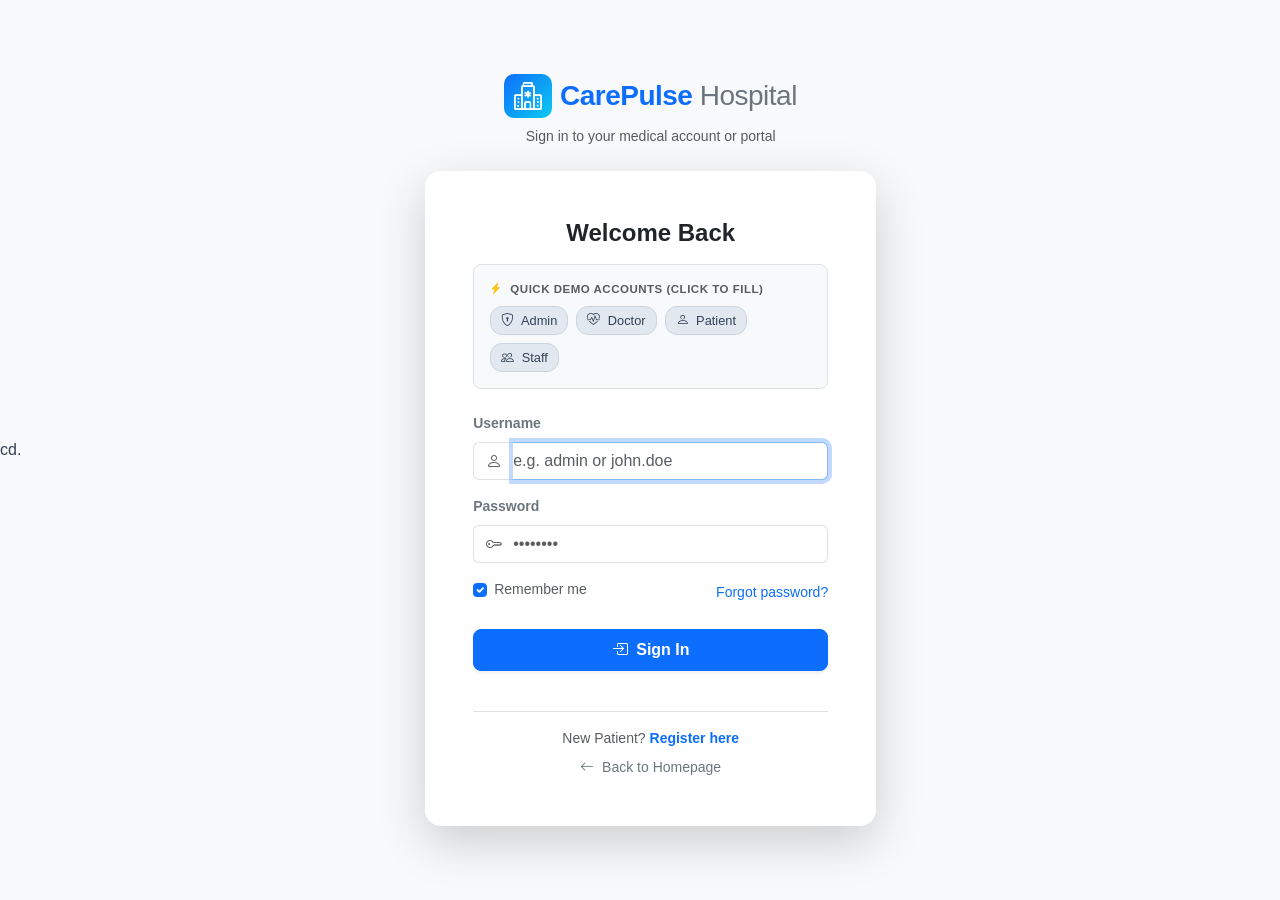
<file: appointments.html>
<!DOCTYPE html>
<html lang="en">
<head>
  <meta charset="UTF-8">
  <meta name="viewport" content="width=device-width, initial-scale=1.0">
  <title>Appointments | CarePulse Hospital</title>
  <link href="https://cdn.jsdelivr.net/npm/bootstrap@5.3.3/dist/css/bootstrap.min.css" rel="stylesheet">
  <link href="https://cdn.jsdelivr.net/npm/bootstrap-icons@1.11.3/font/bootstrap-icons.min.css" rel="stylesheet">
  <link rel="stylesheet" href="css/style.css">
</head>
<body>

  <!-- Top Navbar -->
  <nav class="navbar navbar-expand-lg navbar-dark bg-dark sticky-top py-2 px-3">
    <div class="container-fluid">
      <a class="navbar-brand d-flex align-items-center text-white" href="appointments.html">
        <span class="brand-icon"><i class="bi bi-hospital"></i></span>
        <span>CarePulse <span class="badge bg-primary fs-6 ms-2">Appointment Desk</span></span>
      </a>

      <div class="d-flex align-items-center ms-auto">
        <a href="admin-dashboard.html" class="btn btn-outline-light btn-sm me-2">
          <i class="bi bi-speedometer2 me-1"></i> Admin Portal
        </a>
        <button onclick="API.logout()" class="btn btn-outline-light btn-sm">
          <i class="bi bi-box-arrow-right me-1"></i> Logout
        </button>
      </div>
    </div>
  </nav>

  <div class="container py-4">
    <div class="d-flex flex-wrap justify-content-between align-items-center mb-4">
      <div>
        <h3 class="fw-bold mb-1">Appointment Scheduling & Management</h3>
        <p class="text-muted small mb-0">Track patient appointments, filter by status or date, and update clinical outcomes</p>
      </div>
      <div>
        <button class="btn btn-primary" data-bs-toggle="modal" data-bs-target="#newApptModal">
          <i class="bi bi-calendar-plus me-1"></i> Schedule New Appointment
        </button>
      </div>
    </div>

    <!-- Filter Bar -->
    <div class="card border-0 shadow-sm rounded-4 p-3 mb-4 bg-white">
      <div class="row g-3 align-items-center">
        <div class="col-md-4">
          <div class="input-group">
            <span class="input-group-text bg-white border-end-0 text-muted"><i class="bi bi-search"></i></span>
            <input type="text" id="searchInput" class="form-control border-start-0" placeholder="Search by patient or doctor name..." oninput="filterAppointments()">
          </div>
        </div>
        <div class="col-md-3">
          <select class="form-select" id="statusFilter" onchange="filterAppointments()">
            <option value="ALL">All Statuses</option>
            <option value="PENDING">Pending Only</option>
            <option value="CONFIRMED">Confirmed Only</option>
            <option value="COMPLETED">Completed Only</option>
            <option value="CANCELLED">Cancelled Only</option>
          </select>
        </div>
        <div class="col-md-3">
          <input type="date" id="dateFilter" class="form-control" onchange="filterAppointments()">
        </div>
        <div class="col-md-2 text-end">
          <button onclick="resetFilters()" class="btn btn-outline-secondary w-100">
            <i class="bi bi-arrow-counterclockwise me-1"></i> Reset
          </button>
        </div>
      </div>
    </div>

    <!-- Appointments Table -->
    <div class="table-card">
      <div class="table-responsive">
        <table class="table table-hover align-middle mb-0">
          <thead>
            <tr>
              <th>ID</th>
              <th>Patient</th>
              <th>Doctor</th>
              <th>Date & Time</th>
              <th>Reason</th>
              <th>Symptoms</th>
              <th>Status</th>
              <th>Doctor Notes</th>
              <th>Actions</th>
            </tr>
          </thead>
          <tbody id="apptsDeskBody">
            <tr><td colspan="9" class="text-center text-muted py-4">Loading appointments...</td></tr>
          </tbody>
        </table>
      </div>
    </div>
  </div>

  <!-- Modal: Schedule New Appointment -->
  <div class="modal fade" id="newApptModal" tabindex="-1">
    <div class="modal-dialog modal-lg">
      <div class="modal-content">
        <form id="scheduleApptForm">
          <div class="modal-header">
            <h5 class="modal-title fw-bold">Schedule Medical Appointment</h5>
            <button type="button" class="btn-close" data-bs-dismiss="modal"></button>
          </div>
          <div class="modal-body">
            <div class="row g-3 mb-3">
              <div class="col-md-6">
                <label class="form-label small fw-semibold">Patient *</label>
                <select class="form-select" id="newPatientSelect" required>
                  <option value="">Select Patient...</option>
                </select>
              </div>
              <div class="col-md-6">
                <label class="form-label small fw-semibold">Doctor *</label>
                <select class="form-select" id="newDoctorSelect" required>
                  <option value="">Select Doctor...</option>
                </select>
              </div>
            </div>

            <div class="row g-3 mb-3">
              <div class="col-md-6">
                <label class="form-label small fw-semibold">Appointment Date *</label>
                <input type="date" class="form-control" id="newApptDate" required>
              </div>
              <div class="col-md-6">
                <label class="form-label small fw-semibold">Time Slot *</label>
                <select class="form-select" id="newApptTime" required>
                  <option value="09:00 AM">09:00 AM</option>
                  <option value="10:00 AM" selected>10:00 AM</option>
                  <option value="11:30 AM">11:30 AM</option>
                  <option value="02:00 PM">02:00 PM</option>
                  <option value="03:30 PM">03:30 PM</option>
                  <option value="04:30 PM">04:30 PM</option>
                </select>
              </div>
            </div>

            <div class="mb-3">
              <label class="form-label small fw-semibold">Reason for Consultation *</label>
              <input type="text" class="form-control" id="newApptReason" required placeholder="e.g. Chest discomfort, Follow up">
            </div>

            <div class="mb-3">
              <label class="form-label small fw-semibold">Patient Symptoms</label>
              <textarea class="form-control" id="newApptSymptoms" rows="2" placeholder="Clinical notes / symptoms..."></textarea>
            </div>
          </div>
          <div class="modal-footer">
            <button type="button" class="btn btn-secondary" data-bs-dismiss="modal">Cancel</button>
            <button type="submit" class="btn btn-primary fw-semibold px-4">Book Appointment</button>
          </div>
        </form>
      </div>
    </div>
  </div>

  <script src="https://cdn.jsdelivr.net/npm/bootstrap@5.3.3/dist/js/bootstrap.bundle.min.js"></script>
  <script src="js/api.js"></script>
  <script>
    API.checkAuth(['ROLE_ADMIN', 'ROLE_STAFF']);

    let allAppointments = [];

    async function loadAppointmentsDesk() {
      try {
        allAppointments = await API.getAppointments();
        const patients = await API.getPatients();
        const doctors = await API.getDoctors();

        document.getElementById('newPatientSelect').innerHTML = '<option value="">Select Patient...</option>' +
          patients.map(p => `<option value="${p.id}">${p.fullName || p.username} (ID: #${p.id})</option>`).join('');

        document.getElementById('newDoctorSelect').innerHTML = '<option value="">Select Doctor...</option>' +
          doctors.map(d => `<option value="${d.id}">${d.fullName || d.username} (${d.specialization})</option>`).join('');

        const tomorrow = new Date();
        tomorrow.setDate(tomorrow.getDate() + 1);
        document.getElementById('newApptDate').value = tomorrow.toISOString().split('T')[0];

        renderAppointmentsTable(allAppointments);
      } catch (err) {
        console.error(err);
      }
    }

    function renderAppointmentsTable(list) {
      const tbody = document.getElementById('apptsDeskBody');
      if (list.length === 0) {
        tbody.innerHTML = '<tr><td colspan="9" class="text-center text-muted py-4">No matching appointments found.</td></tr>';
        return;
      }

      tbody.innerHTML = list.map(a => {
        const statusClass = a.status === 'CONFIRMED' ? 'badge-confirmed' :
          a.status === 'COMPLETED' ? 'badge-completed' :
          a.status === 'CANCELLED' ? 'badge-cancelled' : 'badge-pending';

        return `
          <tr>
            <td><span class="badge bg-light text-dark border">#${a.id}</span></td>
            <td>
              <div class="fw-bold">${a.patient?.user?.fullName || 'Patient'}</div>
              <small class="text-muted">${a.patient?.user?.phone || ''}</small>
            </td>
            <td>
              <div class="fw-semibold">${a.doctor?.user?.fullName || 'Doctor'}</div>
              <small class="text-primary">${a.doctor?.specialization || ''}</small>
            </td>
            <td>
              <strong>${formatDate(a.appointmentDate)}</strong><br>
              <small class="text-muted"><i class="bi bi-clock me-1"></i>${a.appointmentTime}</small>
            </td>
            <td class="small text-muted" style="max-width: 180px;">${a.reason || 'Checkup'}</td>
            <td class="small text-muted" style="max-width: 150px;">${a.symptoms || 'None'}</td>
            <td><span class="badge-status ${statusClass}">${a.status}</span></td>
            <td class="small text-muted">${a.doctorNotes || 'None'}</td>
            <td>
              <div class="dropdown">
                <button class="btn btn-sm btn-outline-secondary dropdown-toggle py-0 px-2" data-bs-toggle="dropdown">Action</button>
                <ul class="dropdown-menu dropdown-menu-end">
                  <li><a class="dropdown-item" href="#" onclick="updateAppt(${a.id}, 'CONFIRMED')"><i class="bi bi-check2 text-success me-2"></i>Confirm</a></li>
                  <li><a class="dropdown-item" href="#" onclick="updateAppt(${a.id}, 'COMPLETED')"><i class="bi bi-check2-all text-primary me-2"></i>Complete</a></li>
                  <li><a class="dropdown-item" href="#" onclick="updateAppt(${a.id}, 'CANCELLED')"><i class="bi bi-x-circle text-danger me-2"></i>Cancel</a></li>
                </ul>
              </div>
            </td>
          </tr>
        `;
      }).join('');
    }

    function filterAppointments() {
      const q = document.getElementById('searchInput').value.toLowerCase();
      const status = document.getElementById('statusFilter').value;
      const date = document.getElementById('dateFilter').value;

      const filtered = allAppointments.filter(a => {
        const matchesQuery = !q ||
          (a.patient?.user?.fullName || '').toLowerCase().includes(q) ||
          (a.doctor?.user?.fullName || '').toLowerCase().includes(q) ||
          (a.reason || '').toLowerCase().includes(q);

        const matchesStatus = (status === 'ALL') || (a.status === status);
        const matchesDate = !date || (a.appointmentDate === date);

        return matchesQuery && matchesStatus && matchesDate;
      });

      renderAppointmentsTable(filtered);
    }

    function resetFilters() {
      document.getElementById('searchInput').value = '';
      document.getElementById('statusFilter').value = 'ALL';
      document.getElementById('dateFilter').value = '';
      renderAppointmentsTable(allAppointments);
    }

    async function updateAppt(id, status) {
      try {
        await API.updateAppointmentStatus(id, status);
        showToast(`Appointment #${id} updated to ${status}`, 'success');
        allAppointments = await API.getAppointments();
        filterAppointments();
      } catch (err) {
        showToast(err.message, 'danger');
      }
    }

    document.getElementById('scheduleApptForm').addEventListener('submit', async (e) => {
      e.preventDefault();
      try {
        const patId = parseInt(document.getElementById('newPatientSelect').value);
        const docId = parseInt(document.getElementById('newDoctorSelect').value);
        const d = document.getElementById('newApptDate').value;
        const t = document.getElementById('newApptTime').value;
        const r = document.getElementById('newApptReason').value;
        const s = document.getElementById('newApptSymptoms').value;

        await API.bookAppointment({
          patientId: patId,
          doctorId: docId,
          appointmentDate: d,
          appointmentTime: t,
          reason: r,
          symptoms: s,
          status: 'CONFIRMED'
        });

        showToast('Appointment successfully scheduled!', 'success');
        bootstrap.Modal.getInstance(document.getElementById('newApptModal')).hide();
        document.getElementById('scheduleApptForm').reset();
        allAppointments = await API.getAppointments();
        filterAppointments();
      } catch (err) {
        showToast(err.message, 'danger');
      }
    });

    document.addEventListener('DOMContentLoaded', loadAppointmentsDesk);
  </script>
</body>
</html>
</file>
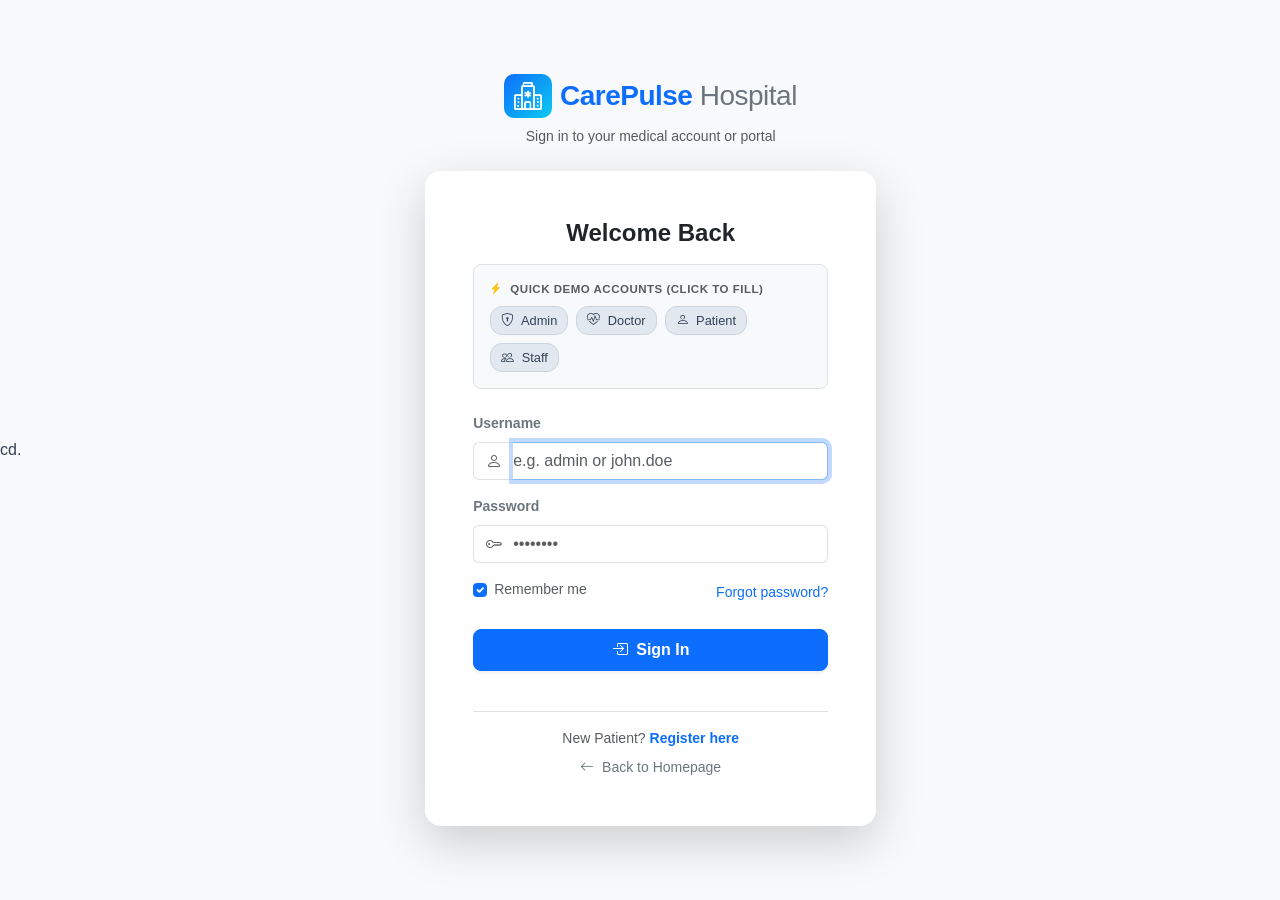
<file: billing.html>
<!DOCTYPE html>
<html lang="en">
<head>
  <meta charset="UTF-8">
  <meta name="viewport" content="width=device-width, initial-scale=1.0">
  <title>Billing & Invoices | CarePulse Hospital</title>
  <link href="https://cdn.jsdelivr.net/npm/bootstrap@5.3.3/dist/css/bootstrap.min.css" rel="stylesheet">
  <link href="https://cdn.jsdelivr.net/npm/bootstrap-icons@1.11.3/font/bootstrap-icons.min.css" rel="stylesheet">
  <link rel="stylesheet" href="css/style.css">
</head>
<body>

  <!-- Top Navbar -->
  <nav class="navbar navbar-expand-lg navbar-dark bg-dark sticky-top py-2 px-3">
    <div class="container-fluid">
      <a class="navbar-brand d-flex align-items-center text-white" href="billing.html">
        <span class="brand-icon"><i class="bi bi-hospital"></i></span>
        <span>CarePulse <span class="badge bg-primary fs-6 ms-2">Billing & Accounting</span></span>
      </a>

      <div class="d-flex align-items-center ms-auto">
        <a href="admin-dashboard.html" class="btn btn-outline-light btn-sm me-2">
          <i class="bi bi-speedometer2 me-1"></i> Admin Portal
        </a>
        <button onclick="API.logout()" class="btn btn-outline-light btn-sm">
          <i class="bi bi-box-arrow-right me-1"></i> Logout
        </button>
      </div>
    </div>
  </nav>

  <div class="container py-4">
    <div class="d-flex flex-wrap justify-content-between align-items-center mb-4">
      <div>
        <h3 class="fw-bold mb-1">Hospital Billing & Invoicing Desk</h3>
        <p class="text-muted small mb-0">Generate clinical invoices, manage itemized medical costs, and record payments</p>
      </div>
      <div>
        <button class="btn btn-primary" data-bs-toggle="modal" data-bs-target="#generateBillModal">
          <i class="bi bi-receipt me-1"></i> Generate New Invoice
        </button>
      </div>
    </div>

    <!-- Financial Summary Cards -->
    <div class="row g-3 mb-4">
      <div class="col-md-4">
        <div class="stat-card">
          <span class="text-muted small fw-semibold">Total Revenue Collected</span>
          <h3 class="fw-bold my-1 text-success" id="billingTotalRevenue">$0.00</h3>
          <small class="text-muted">Cleared patient payments</small>
        </div>
      </div>
      <div class="col-md-4">
        <div class="stat-card">
          <span class="text-muted small fw-semibold">Pending Balances</span>
          <h3 class="fw-bold my-1 text-danger" id="billingPendingBalance">$0.00</h3>
          <small class="text-muted">Outstanding invoices</small>
        </div>
      </div>
      <div class="col-md-4">
        <div class="stat-card">
          <span class="text-muted small fw-semibold">Invoices Generated</span>
          <h3 class="fw-bold my-1 text-primary" id="billingInvoiceCount">0</h3>
          <small class="text-muted">Total billing transactions</small>
        </div>
      </div>
    </div>

    <!-- Table of Invoices -->
    <div class="table-card">
      <div class="d-flex justify-content-between align-items-center mb-3">
        <h5 class="fw-bold mb-0">All Clinical Invoices</h5>
        <button onclick="loadBillsData()" class="btn btn-outline-primary btn-sm">
          <i class="bi bi-arrow-clockwise me-1"></i> Refresh
        </button>
      </div>

      <div class="table-responsive">
        <table class="table table-hover align-middle mb-0">
          <thead>
            <tr>
              <th>Invoice #</th>
              <th>Patient</th>
              <th>Date</th>
              <th>Breakdown</th>
              <th>Total Amount</th>
              <th>Paid</th>
              <th>Balance</th>
              <th>Status</th>
              <th>Actions</th>
            </tr>
          </thead>
          <tbody id="invoicesTableBody">
            <tr><td colspan="9" class="text-center text-muted py-4">Loading invoices...</td></tr>
          </tbody>
        </table>
      </div>
    </div>
  </div>

  <!-- Modal: Generate Bill -->
  <div class="modal fade" id="generateBillModal" tabindex="-1">
    <div class="modal-dialog modal-lg">
      <div class="modal-content">
        <form id="genBillForm">
          <div class="modal-header">
            <h5 class="modal-title fw-bold">
              <i class="bi bi-receipt text-primary me-2"></i> Generate Patient Hospital Bill
            </h5>
            <button type="button" class="btn-close" data-bs-dismiss="modal"></button>
          </div>
          <div class="modal-body">
            <div class="row g-3 mb-3">
              <div class="col-md-6">
                <label class="form-label small fw-semibold">Select Patient *</label>
                <select class="form-select" id="billPatientSelect" required>
                  <option value="">Choose Patient...</option>
                </select>
              </div>
              <div class="col-md-6">
                <label class="form-label small fw-semibold">Invoice Date *</label>
                <input type="date" class="form-control" id="billDate" required>
              </div>
            </div>

            <!-- Itemized Costs -->
            <h6 class="fw-bold text-primary mb-2 mt-4"><i class="bi bi-calculator me-1"></i> Itemized Clinical Charges ($)</h6>
            <div class="row g-3 mb-3">
              <div class="col-md-4">
                <label class="form-label small fw-semibold">Consultation Fee ($)</label>
                <input type="number" step="0.01" class="form-control calc-item" id="billConsult" value="100.00" oninput="calculateTotal()">
              </div>
              <div class="col-md-4">
                <label class="form-label small fw-semibold">Pharmacy & Medicines ($)</label>
                <input type="number" step="0.01" class="form-control calc-item" id="billMeds" value="0.00" oninput="calculateTotal()">
              </div>
              <div class="col-md-4">
                <label class="form-label small fw-semibold">Laboratory / Diagnostic ($)</label>
                <input type="number" step="0.01" class="form-control calc-item" id="billLab" value="0.00" oninput="calculateTotal()">
              </div>
              <div class="col-md-6">
                <label class="form-label small fw-semibold">Room / Ward Charges ($)</label>
                <input type="number" step="0.01" class="form-control calc-item" id="billRoom" value="0.00" oninput="calculateTotal()">
              </div>
              <div class="col-md-6">
                <label class="form-label small fw-semibold">Other Hospital Services ($)</label>
                <input type="number" step="0.01" class="form-control calc-item" id="billOther" value="0.00" oninput="calculateTotal()">
              </div>
            </div>

            <div class="p-3 bg-light rounded-3 mb-3 border">
              <div class="row align-items-center">
                <div class="col-6">
                  <span class="text-muted small">Calculated Total Amount:</span>
                  <div class="fs-4 fw-bold text-primary" id="calcTotalDisplay">$100.00</div>
                </div>
                <div class="col-6">
                  <label class="form-label small fw-semibold">Initial Payment Received ($)</label>
                  <input type="number" step="0.01" class="form-control" id="billInitialPaid" value="0.00">
                </div>
              </div>
            </div>

            <div class="row g-3 mb-3">
              <div class="col-md-6">
                <label class="form-label small fw-semibold">Payment Method</label>
                <select class="form-select" id="billPayMethod">
                  <option value="CASH">Cash</option>
                  <option value="CARD">Credit / Debit Card</option>
                  <option value="UPI">UPI / Digital Payment</option>
                  <option value="ONLINE">Online Net Banking</option>
                </select>
              </div>
              <div class="col-md-6">
                <label class="form-label small fw-semibold">Remarks / Billing Notes</label>
                <input type="text" class="form-control" id="billNotes" placeholder="e.g. Outpatient consultation & vitals check">
              </div>
            </div>
          </div>
          <div class="modal-footer">
            <button type="button" class="btn btn-secondary" data-bs-dismiss="modal">Cancel</button>
            <button type="submit" class="btn btn-primary fw-semibold px-4">Generate & Save Invoice</button>
          </div>
        </form>
      </div>
    </div>
  </div>

  <!-- Modal: Record Payment -->
  <div class="modal fade" id="recordPaymentModal" tabindex="-1">
    <div class="modal-dialog">
      <div class="modal-content">
        <form id="recordPaymentForm">
          <div class="modal-header">
            <h5 class="modal-title fw-bold">Record Invoice Payment</h5>
            <button type="button" class="btn-close" data-bs-dismiss="modal"></button>
          </div>
          <div class="modal-body">
            <input type="hidden" id="recBillId">
            <div class="p-3 bg-light rounded-3 mb-3 text-center">
              <div class="small text-muted">Invoice: <strong id="recBillNum"></strong></div>
              <div class="small text-muted mt-1">Pending Balance:</div>
              <h3 class="fw-bold text-danger my-1" id="recBalanceDisplay">$0.00</h3>
            </div>

            <div class="mb-3">
              <label class="form-label small fw-semibold">Payment Amount to Credit ($) *</label>
              <input type="number" step="0.01" class="form-control" id="recPayAmount" required min="1">
            </div>

            <div class="mb-3">
              <label class="form-label small fw-semibold">Payment Method *</label>
              <select class="form-select" id="recPayMethod" required>
                <option value="CASH">Cash at Desk</option>
                <option value="CARD">Credit / Debit Card</option>
                <option value="UPI">UPI Payment</option>
                <option value="ONLINE">Online Transfer</option>
              </select>
            </div>
          </div>
          <div class="modal-footer">
            <button type="button" class="btn btn-secondary" data-bs-dismiss="modal">Cancel</button>
            <button type="submit" class="btn btn-success fw-semibold">Submit Payment</button>
          </div>
        </form>
      </div>
    </div>
  </div>

  <!-- Modal: Printable Invoice -->
  <div class="modal fade" id="printInvoiceModal" tabindex="-1">
    <div class="modal-dialog modal-lg">
      <div class="modal-content">
        <div class="modal-header no-print">
          <h5 class="modal-title fw-bold">Clinical Invoice & Receipt</h5>
          <button type="button" class="btn-close" data-bs-dismiss="modal"></button>
        </div>
        <div class="modal-body printable-area p-4" id="printInvoiceBody">
          <!-- Dynamic Invoice Render -->
        </div>
        <div class="modal-footer no-print">
          <button type="button" onclick="window.print()" class="btn btn-primary">
            <i class="bi bi-printer me-1"></i> Print Invoice
          </button>
          <button type="button" class="btn btn-secondary" data-bs-dismiss="modal">Close</button>
        </div>
      </div>
    </div>
  </div>

  <script src="https://cdn.jsdelivr.net/npm/bootstrap@5.3.3/dist/js/bootstrap.bundle.min.js"></script>
  <script src="js/api.js"></script>
  <script>
    API.checkAuth(['ROLE_ADMIN', 'ROLE_STAFF']);

    let allBillsList = [];
    let patientsList = [];

    async function loadBillsData() {
      try {
        allBillsList = await API.getBills();
        patientsList = await API.getPatients();

        // Populate patient dropdown
        const patSelect = document.getElementById('billPatientSelect');
        patSelect.innerHTML = '<option value="">Choose Patient...</option>' +
          patientsList.map(p => `<option value="${p.id}">${p.fullName || p.username} (ID: #${p.id})</option>`).join('');

        document.getElementById('billDate').value = new Date().toISOString().split('T')[0];

        // Metrics
        let totalRevenue = 0;
        let pendingBal = 0;
        allBillsList.forEach(b => {
          totalRevenue += (b.paidAmount || 0);
          pendingBal += (b.balanceAmount || 0);
        });

        document.getElementById('billingTotalRevenue').textContent = formatCurrency(totalRevenue);
        document.getElementById('billingPendingBalance').textContent = formatCurrency(pendingBal);
        document.getElementById('billingInvoiceCount').textContent = allBillsList.length;

        const tbody = document.getElementById('invoicesTableBody');
        if (allBillsList.length === 0) {
          tbody.innerHTML = '<tr><td colspan="9" class="text-center text-muted py-4">No billing invoices found.</td></tr>';
          return;
        }

        tbody.innerHTML = allBillsList.map(b => {
          const statusBadge = b.paymentStatus === 'PAID' ? 'badge-paid' :
            b.paymentStatus === 'PARTIALLY_PAID' ? 'badge-partially-paid' : 'badge-pending';

          const hasDue = b.balanceAmount > 0;

          return `
            <tr>
              <td><span class="badge bg-light text-primary border">${b.billNumber}</span></td>
              <td>
                <div class="fw-bold">${b.patient?.user?.fullName || 'Patient'}</div>
                <small class="text-muted">ID: #${b.patient?.id}</small>
              </td>
              <td>${formatDate(b.billDate)}</td>
              <td class="small text-muted">
                Consult: $${b.consultationFee || 0} | Meds: $${b.medicationFee || 0} | Lab: $${b.labCharges || 0}
              </td>
              <td class="fw-bold text-dark">${formatCurrency(b.totalAmount)}</td>
              <td class="text-success fw-semibold">${formatCurrency(b.paidAmount)}</td>
              <td class="text-danger fw-semibold">${formatCurrency(b.balanceAmount)}</td>
              <td><span class="badge-status ${statusBadge}">${b.paymentStatus}</span></td>
              <td>
                <div class="btn-group btn-group-sm">
                  ${hasDue ? `
                    <button onclick="openRecordPayment(${b.id}, '${b.billNumber}', ${b.balanceAmount})" class="btn btn-outline-success py-0 px-2">
                      <i class="bi bi-cash me-1"></i> Pay
                    </button>
                  ` : ''}
                  <button onclick="openPrintInvoice(${b.id})" class="btn btn-outline-primary py-0 px-2 ms-1">
                    <i class="bi bi-printer me-1"></i> Print
                  </button>
                </div>
              </td>
            </tr>
          `;
        }).join('');
      } catch (err) {
        console.error(err);
      }
    }

    function calculateTotal() {
      const c = parseFloat(document.getElementById('billConsult').value || 0);
      const m = parseFloat(document.getElementById('billMeds').value || 0);
      const l = parseFloat(document.getElementById('billLab').value || 0);
      const r = parseFloat(document.getElementById('billRoom').value || 0);
      const o = parseFloat(document.getElementById('billOther').value || 0);
      const total = c + m + l + r + o;
      document.getElementById('calcTotalDisplay').textContent = formatCurrency(total);
    }

    document.getElementById('genBillForm').addEventListener('submit', async (e) => {
      e.preventDefault();
      try {
        const patientId = parseInt(document.getElementById('billPatientSelect').value);
        const billDate = document.getElementById('billDate').value;
        const consult = parseFloat(document.getElementById('billConsult').value || 0);
        const meds = parseFloat(document.getElementById('billMeds').value || 0);
        const lab = parseFloat(document.getElementById('billLab').value || 0);
        const room = parseFloat(document.getElementById('billRoom').value || 0);
        const other = parseFloat(document.getElementById('billOther').value || 0);
        const initialPaid = parseFloat(document.getElementById('billInitialPaid').value || 0);
        const method = document.getElementById('billPayMethod').value;
        const notes = document.getElementById('billNotes').value;

        await API.generateBill({
          patientId: patientId,
          billDate: billDate,
          consultationFee: consult,
          medicationFee: meds,
          labCharges: lab,
          roomCharges: room,
          otherCharges: other,
          paidAmount: initialPaid,
          paymentMethod: method,
          notes: notes
        });

        showToast('Hospital bill successfully generated!', 'success');
        bootstrap.Modal.getInstance(document.getElementById('generateBillModal')).hide();
        document.getElementById('genBillForm').reset();
        loadBillsData();
      } catch (err) {
        showToast(err.message, 'danger');
      }
    });

    function openRecordPayment(id, num, bal) {
      document.getElementById('recBillId').value = id;
      document.getElementById('recBillNum').textContent = num;
      document.getElementById('recBalanceDisplay').textContent = formatCurrency(bal);
      document.getElementById('recPayAmount').value = bal;
      document.getElementById('recPayAmount').max = bal;
      new bootstrap.Modal(document.getElementById('recordPaymentModal')).show();
    }

    document.getElementById('recordPaymentForm').addEventListener('submit', async (e) => {
      e.preventDefault();
      try {
        const id = parseInt(document.getElementById('recBillId').value);
        const amt = parseFloat(document.getElementById('recPayAmount').value);
        const method = document.getElementById('recPayMethod').value;

        await API.recordPayment(id, amt, method);
        showToast(`Payment of ${formatCurrency(amt)} recorded successfully!`, 'success');
        bootstrap.Modal.getInstance(document.getElementById('recordPaymentModal')).hide();
        loadBillsData();
      } catch (err) {
        showToast(err.message, 'danger');
      }
    });

    function openPrintInvoice(billId) {
      const bill = allBillsList.find(b => b.id === billId);
      if (!bill) return;

      const body = document.getElementById('printInvoiceBody');
      body.innerHTML = `
        <div class="row align-items-center border-bottom pb-4 mb-4">
          <div class="col-6">
            <h3 class="fw-bold text-primary mb-1"><i class="bi bi-hospital me-2"></i>CarePulse Hospital</h3>
            <p class="text-muted small mb-0">100 Health Sciences Blvd, Medical District<br>Phone: +1 (800) 555-CARE | billing@carepulse.hospital</p>
          </div>
          <div class="col-6 text-end">
            <h4 class="fw-bold text-dark mb-1">INVOICE</h4>
            <div class="badge bg-light text-primary border fs-6 mb-1">${bill.billNumber}</div>
            <div class="small text-muted">Date: ${formatDate(bill.billDate)}</div>
          </div>
        </div>

        <div class="row mb-4">
          <div class="col-6">
            <h6 class="text-uppercase text-muted fw-bold small">Billed To:</h6>
            <h5 class="fw-bold mb-1">${bill.patient?.user?.fullName || 'Patient'}</h5>
            <div class="small text-muted">Patient ID: #${bill.patient?.id}</div>
            <div class="small text-muted">${bill.patient?.address || 'Springfield, USA'}</div>
            <div class="small text-muted">Phone: ${bill.patient?.user?.phone || 'N/A'}</div>
          </div>
          <div class="col-6 text-end">
            <h6 class="text-uppercase text-muted fw-bold small">Payment Status:</h6>
            <span class="badge ${bill.paymentStatus === 'PAID' ? 'bg-success' : 'bg-warning text-dark'} fs-6">${bill.paymentStatus}</span>
            <div class="small text-muted mt-2">Method: ${bill.paymentMethod || 'Desk Payment'}</div>
          </div>
        </div>

        <table class="table table-bordered mb-4">
          <thead class="table-light">
            <tr>
              <th>Description of Clinical Service</th>
              <th class="text-end" style="width: 140px;">Amount ($)</th>
            </tr>
          </thead>
          <tbody>
            <tr>
              <td>Physician Consultation Fee</td>
              <td class="text-end">${formatCurrency(bill.consultationFee)}</td>
            </tr>
            <tr>
              <td>Pharmacy / Prescribed Medications</td>
              <td class="text-end">${formatCurrency(bill.medicationFee)}</td>
            </tr>
            <tr>
              <td>Laboratory & Diagnostic Tests (ECG, Vitals)</td>
              <td class="text-end">${formatCurrency(bill.labCharges)}</td>
            </tr>
            <tr>
              <td>Room / Ward Charges</td>
              <td class="text-end">${formatCurrency(bill.roomCharges)}</td>
            </tr>
            <tr>
              <td>Other Hospital Facilities</td>
              <td class="text-end">${formatCurrency(bill.otherCharges)}</td>
            </tr>
          </tbody>
          <tfoot>
            <tr>
              <th class="text-end">Total Charges:</th>
              <th class="text-end fs-5 text-dark">${formatCurrency(bill.totalAmount)}</th>
            </tr>
            <tr>
              <th class="text-end text-success">Total Amount Paid:</th>
              <th class="text-end text-success fs-5">${formatCurrency(bill.paidAmount)}</th>
            </tr>
            <tr class="table-light">
              <th class="text-end text-danger">Net Balance Due:</th>
              <th class="text-end text-danger fs-5">${formatCurrency(bill.balanceAmount)}</th>
            </tr>
          </tfoot>
        </table>

        <div class="border rounded p-3 bg-light small mb-4">
          <strong>Billing Remarks:</strong> ${bill.notes || 'Routine consultation and pharmacy charges.'}
        </div>

        <div class="d-flex justify-content-between align-items-end pt-4 border-top">
          <div class="small text-muted">Thank you for trusting CarePulse Hospital with your health.</div>
          <div class="text-center">
            <div class="fw-bold border-bottom pb-1" style="min-width: 160px;">Hospital Accounts</div>
            <div class="small text-muted">Authorized Signature</div>
          </div>
        </div>
      `;

      new bootstrap.Modal(document.getElementById('printInvoiceModal')).show();
    }

    document.addEventListener('DOMContentLoaded', loadBillsData);
  </script>
</body>
</html>
</file>
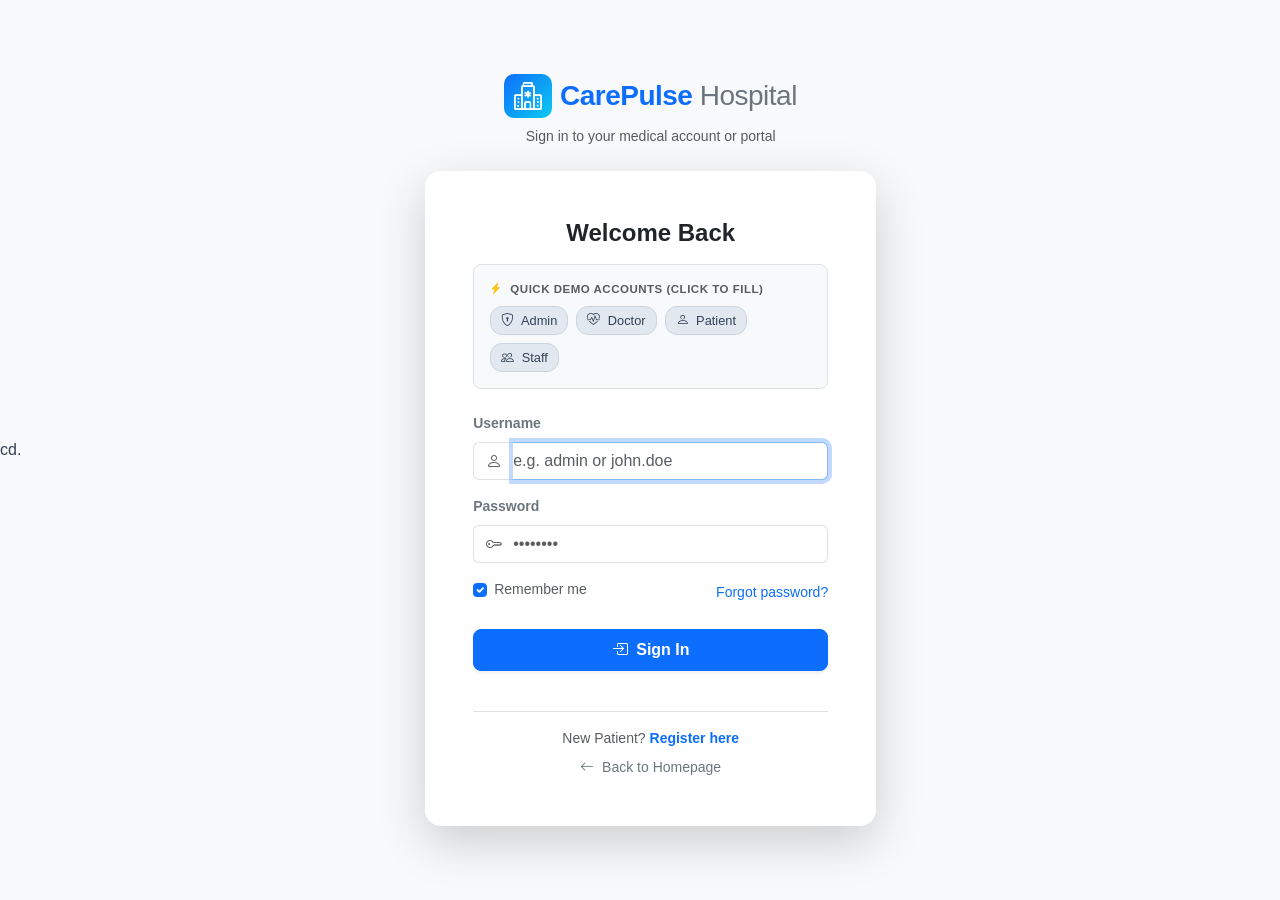
<file: doctor-dashboard.html>
<!DOCTYPE html>
<html lang="en">
<head>
  <meta charset="UTF-8">
  <meta name="viewport" content="width=device-width, initial-scale=1.0">
  <title>Doctor Portal | CarePulse Hospital</title>
  <link href="https://cdn.jsdelivr.net/npm/bootstrap@5.3.3/dist/css/bootstrap.min.css" rel="stylesheet">
  <link href="https://cdn.jsdelivr.net/npm/bootstrap-icons@1.11.3/font/bootstrap-icons.min.css" rel="stylesheet">
  <link rel="stylesheet" href="css/style.css">
</head>
<body>

  <!-- Top Navbar -->
  <nav class="navbar navbar-expand-lg navbar-dark bg-primary sticky-top py-2 px-3">
    <div class="container-fluid">
      <a class="navbar-brand d-flex align-items-center text-white" href="doctor-dashboard.html">
        <span class="brand-icon bg-white text-primary"><i class="bi bi-hospital"></i></span>
        <span>CarePulse <span class="badge bg-light text-primary fs-6 ms-2">Doctor Portal</span></span>
      </a>

      <div class="d-flex align-items-center ms-auto">
        <div class="text-white text-end me-3 d-none d-sm-block">
          <div class="small fw-bold" id="docNavName">Dr. Medical Specialist</div>
          <div class="text-light small" style="font-size: 0.75rem;" id="docNavDept">Department Specialist</div>
        </div>
        <button onclick="API.logout()" class="btn btn-outline-light btn-sm">
          <i class="bi bi-box-arrow-right me-1"></i> Logout
        </button>
      </div>
    </div>
  </nav>

  <div class="dashboard-wrapper">
    <!-- Sidebar -->
    <aside class="sidebar">
      <div class="nav flex-column nav-pills" id="doctorTabs" role="tablist">
        <button class="nav-link active text-start" data-bs-toggle="pill" data-bs-target="#tab-doc-appointments">
          <i class="bi bi-calendar-check"></i> My Appointments
        </button>
        <button class="nav-link text-start" data-bs-toggle="pill" data-bs-target="#tab-doc-prescriptions">
          <i class="bi bi-file-earmark-medical"></i> Prescriptions
        </button>
        <button class="nav-link text-start" data-bs-toggle="pill" data-bs-target="#tab-doc-profile">
          <i class="bi bi-person-badge"></i> My Practice Profile
        </button>
      </div>
    </aside>

    <!-- Main Content Area -->
    <main class="dashboard-content">
      <div class="tab-content" id="doctorTabContent">

        <!-- TAB 1: APPOINTMENTS -->
        <div class="tab-pane fade show active" id="tab-doc-appointments">
          <div class="d-flex justify-content-between align-items-center mb-4">
            <div>
              <h3 class="fw-bold mb-1">Appointment Queue</h3>
              <p class="text-muted small mb-0">Review assigned patient consultations, confirm slots, and provide treatment</p>
            </div>
            <button onclick="loadDoctorAppointments()" class="btn btn-outline-primary btn-sm">
              <i class="bi bi-arrow-clockwise me-1"></i> Refresh Queue
            </button>
          </div>

          <div class="row g-3 mb-4">
            <div class="col-md-4">
              <div class="stat-card">
                <span class="text-muted small fw-semibold">Pending Review</span>
                <h3 class="fw-bold my-1 text-warning" id="docPendingCount">0</h3>
                <small class="text-muted">Awaiting confirmation</small>
              </div>
            </div>
            <div class="col-md-4">
              <div class="stat-card">
                <span class="text-muted small fw-semibold">Confirmed Appointments</span>
                <h3 class="fw-bold my-1 text-primary" id="docConfirmedCount">0</h3>
                <small class="text-muted">Ready for consultation</small>
              </div>
            </div>
            <div class="col-md-4">
              <div class="stat-card">
                <span class="text-muted small fw-semibold">Completed Consultations</span>
                <h3 class="fw-bold my-1 text-success" id="docCompletedCount">0</h3>
                <small class="text-muted">Care delivered</small>
              </div>
            </div>
          </div>

          <div class="table-card">
            <div class="table-responsive">
              <table class="table table-hover align-middle mb-0">
                <thead>
                  <tr>
                    <th>Appt #</th>
                    <th>Patient Name</th>
                    <th>Date & Time</th>
                    <th>Symptoms / Reason</th>
                    <th>Status</th>
                    <th>Doctor Notes</th>
                    <th>Clinical Actions</th>
                  </tr>
                </thead>
                <tbody id="docApptsTableBody">
                  <tr><td colspan="7" class="text-center text-muted py-4">Loading your appointments...</td></tr>
                </tbody>
              </table>
            </div>
          </div>
        </div>

        <!-- TAB 2: PRESCRIPTIONS -->
        <div class="tab-pane fade" id="tab-doc-prescriptions">
          <div class="d-flex justify-content-between align-items-center mb-4">
            <div>
              <h3 class="fw-bold mb-1">Issued Prescriptions</h3>
              <p class="text-muted small mb-0">Review medication history and digital prescriptions you have prescribed</p>
            </div>
            <button class="btn btn-primary btn-sm" onclick="openNewPrescriptionModal()">
              <i class="bi bi-plus-lg me-1"></i> Write New Prescription
            </button>
          </div>

          <div class="table-card">
            <div class="table-responsive">
              <table class="table table-hover align-middle mb-0">
                <thead>
                  <tr>
                    <th>Rx ID</th>
                    <th>Patient</th>
                    <th>Date</th>
                    <th>Diagnosis</th>
                    <th>Medicines & Dosages</th>
                    <th>Instructions</th>
                    <th>Actions</th>
                  </tr>
                </thead>
                <tbody id="docPrescriptionsTableBody">
                  <tr><td colspan="7" class="text-center text-muted py-4">Loading prescriptions...</td></tr>
                </tbody>
              </table>
            </div>
          </div>
        </div>

        <!-- TAB 3: PRACTICE PROFILE -->
        <div class="tab-pane fade" id="tab-doc-profile">
          <div class="mb-4">
            <h3 class="fw-bold mb-1">My Practice Profile</h3>
            <p class="text-muted small mb-0">View your clinical specialization, available consultation hours, and fee details</p>
          </div>

          <div class="row g-4">
            <div class="col-lg-6">
              <div class="card border-0 shadow-sm rounded-4 p-4 bg-white">
                <div class="d-flex align-items-center mb-4">
                  <div class="stat-icon primary me-3" style="width: 60px; height: 60px; font-size: 2rem;">
                    <i class="bi bi-person-badge"></i>
                  </div>
                  <div>
                    <h5 class="fw-bold mb-1" id="profileFullName">Doctor Name</h5>
                    <p class="text-primary mb-0 small" id="profileSpecialization">Specialty</p>
                  </div>
                </div>

                <div class="list-group list-group-flush small">
                  <div class="list-group-item d-flex justify-content-between py-2 px-0">
                    <span class="text-muted">Department</span>
                    <span class="fw-semibold text-dark" id="profileDepartment">Cardiology</span>
                  </div>
                  <div class="list-group-item d-flex justify-content-between py-2 px-0">
                    <span class="text-muted">Consultation Fee</span>
                    <span class="fw-bold text-success" id="profileFee">$150.00</span>
                  </div>
                  <div class="list-group-item d-flex justify-content-between py-2 px-0">
                    <span class="text-muted">Available Days</span>
                    <span class="fw-semibold" id="profileDays">Mon, Wed, Fri</span>
                  </div>
                  <div class="list-group-item d-flex justify-content-between py-2 px-0">
                    <span class="text-muted">Available Hours</span>
                    <span class="fw-semibold" id="profileTime">09:00 AM - 04:00 PM</span>
                  </div>
                  <div class="list-group-item d-flex justify-content-between py-2 px-0">
                    <span class="text-muted">Qualifications</span>
                    <span class="fw-semibold" id="profileQual">MD, FACC</span>
                  </div>
                </div>
              </div>
            </div>
          </div>
        </div>

      </div>
    </main>
  </div>

  <!-- Modal: Write Prescription -->
  <div class="modal fade" id="addPrescriptionModal" tabindex="-1">
    <div class="modal-dialog modal-lg">
      <div class="modal-content">
        <form id="prescriptionForm">
          <div class="modal-header">
            <h5 class="modal-title fw-bold">
              <i class="bi bi-file-earmark-medical text-primary me-2"></i> Issue Electronic Prescription (Rx)
            </h5>
            <button type="button" class="btn-close" data-bs-dismiss="modal"></button>
          </div>
          <div class="modal-body">
            <input type="hidden" id="rxApptId">
            
            <div class="row g-3 mb-3">
              <div class="col-md-6">
                <label class="form-label small fw-semibold">Patient *</label>
                <select class="form-select" id="rxPatientSelect" required>
                  <option value="">Select Patient...</option>
                </select>
              </div>
              <div class="col-md-6">
                <label class="form-label small fw-semibold">Prescription Date *</label>
                <input type="date" class="form-control" id="rxDate" required>
              </div>
            </div>

            <div class="mb-3">
              <label class="form-label small fw-semibold">Clinical Diagnosis *</label>
              <input type="text" class="form-control" id="rxDiagnosis" required placeholder="e.g. Acute Bronchitis / Stage 1 Hypertension">
            </div>

            <div class="mb-3">
              <label class="form-label small fw-semibold">Prescribed Medicines & Dosage *</label>
              <textarea class="form-control" id="rxMedicines" rows="4" required placeholder="1. Amoxicillin 500mg - 1 capsule tid x 7 days&#10;2. Paracetamol 650mg - 1 tab prn for fever&#10;3. Cough Expectorant 10ml - twice daily"></textarea>
              <small class="text-muted">Specify medicine name, dosage strength, frequency, and duration.</small>
            </div>

            <div class="mb-3">
              <label class="form-label small fw-semibold">Doctor Instructions / Dietary Advice</label>
              <textarea class="form-control" id="rxInstructions" rows="2" placeholder="Drink plenty of fluids, rest for 3 days, follow-up if symptoms persist."></textarea>
            </div>
          </div>
          <div class="modal-footer">
            <button type="button" class="btn btn-secondary" data-bs-dismiss="modal">Cancel</button>
            <button type="submit" class="btn btn-primary">Sign & Issue Prescription</button>
          </div>
        </form>
      </div>
    </div>
  </div>

  <!-- Modal: View Prescription Detail / Printable -->
  <div class="modal fade" id="viewRxModal" tabindex="-1">
    <div class="modal-dialog">
      <div class="modal-content">
        <div class="modal-header">
          <h5 class="modal-title fw-bold">Prescription Details</h5>
          <button type="button" class="btn-close" data-bs-dismiss="modal"></button>
        </div>
        <div class="modal-body printable-area" id="viewRxBody">
          <!-- Dynamic Content -->
        </div>
        <div class="modal-footer no-print">
          <button type="button" onclick="window.print()" class="btn btn-outline-primary btn-sm">
            <i class="bi bi-printer me-1"></i> Print Rx
          </button>
          <button type="button" class="btn btn-secondary btn-sm" data-bs-dismiss="modal">Close</button>
        </div>
      </div>
    </div>
  </div>

  <!-- Bootstrap JS -->
  <script src="https://cdn.jsdelivr.net/npm/bootstrap@5.3.3/dist/js/bootstrap.bundle.min.js"></script>
  <script src="js/api.js"></script>
  <script>
    API.checkAuth(['ROLE_DOCTOR', 'ROLE_ADMIN']);

    let currentDoctor = null;
    let doctorAppointments = [];
    let allPatients = [];

    async function initDoctorDashboard() {
      const user = API.getUser();
      // Find doctor profile for this user
      try {
        const doctors = await API.getDoctors();
        currentDoctor = doctors.find(d => d.userId === user.id || d.username === user.username) || null;

        if (currentDoctor) {
          document.getElementById('docNavName').textContent = currentDoctor.fullName || user.fullName;
          document.getElementById('docNavDept').textContent = currentDoctor.specialization + ' (' + (currentDoctor.departmentName || 'General') + ')';

          document.getElementById('profileFullName').textContent = currentDoctor.fullName;
          document.getElementById('profileSpecialization').textContent = currentDoctor.specialization;
          document.getElementById('profileDepartment').textContent = currentDoctor.departmentName || 'General';
          document.getElementById('profileFee').textContent = formatCurrency(currentDoctor.consultationFee);
          document.getElementById('profileDays').textContent = currentDoctor.availableDays || 'Mon - Fri';
          document.getElementById('profileTime').textContent = currentDoctor.availableTime || '09:00 AM - 04:00 PM';
          document.getElementById('profileQual').textContent = currentDoctor.qualification || 'MD';
        }

        allPatients = await API.getPatients();
        const rxSelect = document.getElementById('rxPatientSelect');
        rxSelect.innerHTML = '<option value="">Select Patient...</option>' +
          allPatients.map(p => `<option value="${p.id}">${p.fullName || p.username} (ID: #${p.id})</option>`).join('');

        document.getElementById('rxDate').value = new Date().toISOString().split('T')[0];

        await loadDoctorAppointments();
        await loadDoctorPrescriptions();
      } catch (err) {
        console.error('Initialization error:', err);
      }
    }

    async function loadDoctorAppointments() {
      const tbody = document.getElementById('docApptsTableBody');
      try {
        if (!currentDoctor) return;
        doctorAppointments = await API.getDoctorAppointments(currentDoctor.id);

        let pending = 0, confirmed = 0, completed = 0;
        doctorAppointments.forEach(a => {
          if (a.status === 'PENDING') pending++;
          else if (a.status === 'CONFIRMED') confirmed++;
          else if (a.status === 'COMPLETED') completed++;
        });

        document.getElementById('docPendingCount').textContent = pending;
        document.getElementById('docConfirmedCount').textContent = confirmed;
        document.getElementById('docCompletedCount').textContent = completed;

        if (doctorAppointments.length === 0) {
          tbody.innerHTML = '<tr><td colspan="7" class="text-center text-muted py-4">No appointments scheduled for you.</td></tr>';
          return;
        }

        tbody.innerHTML = doctorAppointments.map(a => {
          const statusClass = a.status === 'CONFIRMED' ? 'badge-confirmed' :
            a.status === 'COMPLETED' ? 'badge-completed' :
            a.status === 'CANCELLED' ? 'badge-cancelled' : 'badge-pending';

          return `
            <tr>
              <td><span class="badge bg-light text-dark border">#${a.id}</span></td>
              <td>
                <div class="fw-bold">${a.patient?.user?.fullName || 'Patient'}</div>
                <small class="text-muted"><i class="bi bi-droplet-fill text-danger me-1"></i>${a.patient?.bloodGroup || 'Blood: N/A'}</small>
              </td>
              <td>
                <div class="fw-semibold">${formatDate(a.appointmentDate)}</div>
                <small class="text-muted"><i class="bi bi-clock me-1"></i>${a.appointmentTime}</small>
              </td>
              <td class="small" style="max-width: 200px;">
                <strong>Reason:</strong> ${a.reason || 'N/A'}<br>
                ${a.symptoms ? `<span class="text-muted">Symptoms: ${a.symptoms}</span>` : ''}
              </td>
              <td><span class="badge-status ${statusClass}">${a.status}</span></td>
              <td class="small text-muted">${a.doctorNotes || 'None'}</td>
              <td>
                <div class="btn-group btn-group-sm">
                  ${a.status === 'PENDING' ? `
                    <button onclick="updateStatus(${a.id}, 'CONFIRMED')" class="btn btn-outline-success" title="Confirm">
                      <i class="bi bi-check2"></i> Confirm
                    </button>
                  ` : ''}
                  ${a.status === 'CONFIRMED' ? `
                    <button onclick="openRxModalForAppt(${a.id}, ${a.patient?.id})" class="btn btn-primary" title="Write Prescription">
                      <i class="bi bi-file-earmark-medical me-1"></i> Prescribe
                    </button>
                    <button onclick="updateStatus(${a.id}, 'COMPLETED')" class="btn btn-outline-primary ms-1" title="Mark Done">
                      <i class="bi bi-check2-all"></i>
                    </button>
                  ` : ''}
                  ${a.status === 'COMPLETED' ? `
                    <span class="text-success small fw-semibold"><i class="bi bi-check-circle-fill me-1"></i>Completed</span>
                  ` : ''}
                </div>
              </td>
            </tr>
          `;
        }).join('');
      } catch (err) {
        console.error(err);
      }
    }

    async function loadDoctorPrescriptions() {
      const tbody = document.getElementById('docPrescriptionsTableBody');
      try {
        if (!currentDoctor) return;
        const myRx = await API.getDoctorPrescriptions(currentDoctor.id);

        if (myRx.length === 0) {
          tbody.innerHTML = '<tr><td colspan="7" class="text-center text-muted py-4">No prescriptions issued yet.</td></tr>';
          return;
        }

        tbody.innerHTML = myRx.map(rx => `
          <tr>
            <td><span class="badge bg-light text-primary border">Rx #${rx.id}</span></td>
            <td><strong>${rx.patient?.user?.fullName || 'Patient'}</strong></td>
            <td>${formatDate(rx.prescribedDate)}</td>
            <td class="fw-semibold text-dark">${rx.diagnosis}</td>
            <td class="small" style="white-space: pre-line; max-width: 250px;">${rx.medicines}</td>
            <td class="small text-muted">${rx.instructions || 'Standard care'}</td>
            <td>
              <button onclick="viewRxDetail(${rx.id})" class="btn btn-sm btn-outline-primary py-0 px-2">
                <i class="bi bi-eye me-1"></i> View / Print
              </button>
            </td>
          </tr>
        `).join('');
      } catch (err) {
        console.error(err);
      }
    }

    async function updateStatus(id, status) {
      let notes = '';
      if (status === 'COMPLETED') {
        notes = prompt('Add consultation / outcome notes (optional):', 'Consultation successfully concluded.');
      }
      try {
        await API.updateAppointmentStatus(id, status, notes);
        showToast(`Appointment status updated to ${status}`, 'success');
        loadDoctorAppointments();
      } catch (e) {
        showToast(e.message, 'danger');
      }
    }

    function openNewPrescriptionModal() {
      document.getElementById('prescriptionForm').reset();
      document.getElementById('rxApptId').value = '';
      document.getElementById('rxDate').value = new Date().toISOString().split('T')[0];
      new bootstrap.Modal(document.getElementById('addPrescriptionModal')).show();
    }

    function openRxModalForAppt(apptId, patientId) {
      document.getElementById('prescriptionForm').reset();
      document.getElementById('rxApptId').value = apptId;
      document.getElementById('rxPatientSelect').value = patientId;
      document.getElementById('rxDate').value = new Date().toISOString().split('T')[0];
      new bootstrap.Modal(document.getElementById('addPrescriptionModal')).show();
    }

    document.getElementById('prescriptionForm').addEventListener('submit', async (e) => {
      e.preventDefault();
      try {
        const apptId = document.getElementById('rxApptId').value ? parseInt(document.getElementById('rxApptId').value) : null;
        const patientId = parseInt(document.getElementById('rxPatientSelect').value);
        const diagnosis = document.getElementById('rxDiagnosis').value;
        const medicines = document.getElementById('rxMedicines').value;
        const instructions = document.getElementById('rxInstructions').value;
        const prescribedDate = document.getElementById('rxDate').value;

        await API.createPrescription({
          appointmentId: apptId,
          doctorId: currentDoctor.id,
          patientId: patientId,
          diagnosis: diagnosis,
          medicines: medicines,
          instructions: instructions,
          prescribedDate: prescribedDate
        });

        if (apptId) {
          await API.updateAppointmentStatus(apptId, 'COMPLETED', `Prescription issued for ${diagnosis}`);
        }

        showToast('Prescription issued successfully!', 'success');
        bootstrap.Modal.getInstance(document.getElementById('addPrescriptionModal')).hide();
        loadDoctorAppointments();
        loadDoctorPrescriptions();
      } catch (err) {
        showToast(err.message, 'danger');
      }
    });

    async function viewRxDetail(rxId) {
      try {
        const myRx = await API.getDoctorPrescriptions(currentDoctor.id);
        const rx = myRx.find(r => r.id === rxId);
        if (!rx) return;

        const body = document.getElementById('viewRxBody');
        body.innerHTML = `
          <div class="border-bottom pb-3 mb-3 text-center">
            <h4 class="fw-bold text-primary mb-0"><i class="bi bi-hospital me-2"></i>CarePulse Hospital</h4>
            <div class="small text-muted">100 Health Sciences Blvd • Emergency: +1 (800) 555-CARE</div>
          </div>
          <div class="d-flex justify-content-between mb-3 small">
            <div>
              <strong>Doctor:</strong> ${rx.doctor?.user?.fullName || 'Physician'}<br>
              <span class="text-muted">${rx.doctor?.specialization || ''}</span>
            </div>
            <div class="text-end">
              <strong>Rx Date:</strong> ${formatDate(rx.prescribedDate)}<br>
              <span class="badge bg-light text-dark border">Prescription #${rx.id}</span>
            </div>
          </div>
          <div class="p-2 bg-light rounded-3 mb-3 small">
            <strong>Patient Name:</strong> ${rx.patient?.user?.fullName || 'Patient'} | 
            <strong>Blood Group:</strong> ${rx.patient?.bloodGroup || 'N/A'}
          </div>
          <div class="mb-3">
            <h6 class="fw-bold text-dark mb-1">Diagnosis:</h6>
            <div class="p-2 bg-light border rounded small">${rx.diagnosis}</div>
          </div>
          <div class="mb-3">
            <h6 class="fw-bold text-dark mb-1">Medications (Rx):</h6>
            <div class="p-3 bg-light border rounded small font-monospace" style="white-space: pre-line;">${rx.medicines}</div>
          </div>
          <div class="mb-3">
            <h6 class="fw-bold text-dark mb-1">Doctor's Instructions:</h6>
            <div class="small text-muted">${rx.instructions || 'Follow dosages as indicated.'}</div>
          </div>
          <div class="text-end pt-4 mt-3 border-top small">
            <div class="fw-bold">${rx.doctor?.user?.fullName || 'Doctor'}</div>
            <div class="text-muted" style="font-size: 0.75rem;">Digital Signature Authorized</div>
          </div>
        `;

        new bootstrap.Modal(document.getElementById('viewRxModal')).show();
      } catch (err) {
        showToast(err.message, 'danger');
      }
    }

    document.addEventListener('DOMContentLoaded', initDoctorDashboard);
  </script>
</body>
</html>
</file>
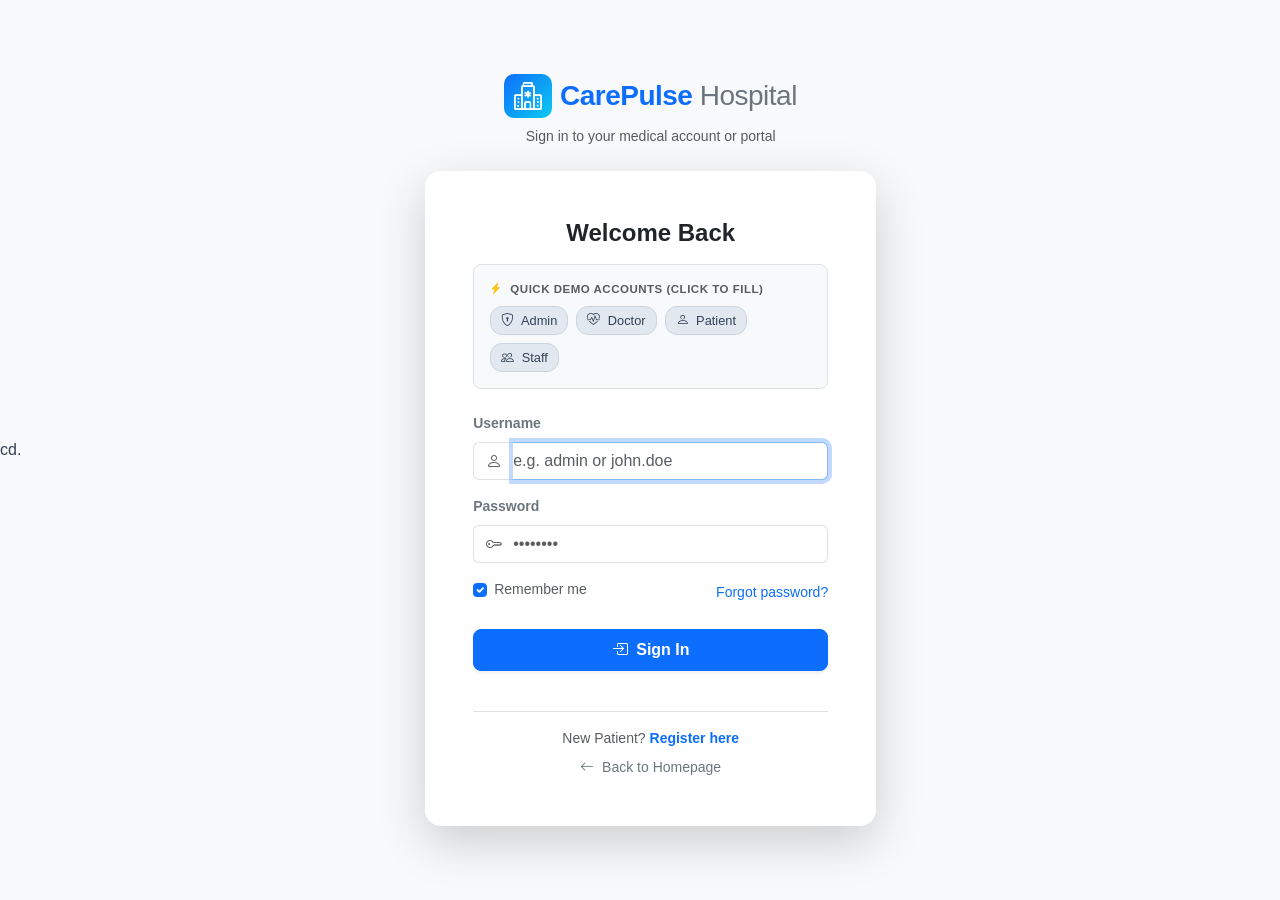
<file: login.html>
cd.<!DOCTYPE html>
<html lang="en">
<head>
  <meta charset="UTF-8">
  <meta name="viewport" content="width=device-width, initial-scale=1.0">
  <title>Login | CarePulse Hospital Management</title>
  <link href="https://cdn.jsdelivr.net/npm/bootstrap@5.3.3/dist/css/bootstrap.min.css" rel="stylesheet">
  <link href="https://cdn.jsdelivr.net/npm/bootstrap-icons@1.11.3/font/bootstrap-icons.min.css" rel="stylesheet">
  <link rel="stylesheet" href="css/style.css">
</head>
<body class="bg-light d-flex align-items-center justify-content-center py-5" style="min-height: 100vh;">

  <div class="container">
    <div class="row justify-content-center">
      <div class="col-md-6 col-lg-5">
        
        <div class="text-center mb-4">
          <a href="index.html" class="navbar-brand d-inline-flex align-items-center text-primary fs-3">
            <span class="brand-icon"><i class="bi bi-hospital"></i></span>
            <span>CarePulse <span class="text-secondary fw-normal">Hospital</span></span>
          </a>
          <p class="text-muted small mt-2">Sign in to your medical account or portal</p>
        </div>

        <div class="card border-0 shadow-lg rounded-4 p-4 p-sm-5 bg-white">
          <h4 class="fw-bold mb-3 text-dark text-center">Welcome Back</h4>

          <!-- Demo Quick-Fill Buttons -->
          <div class="p-3 bg-light rounded-3 mb-4 border">
            <div class="small fw-bold text-muted mb-2 text-uppercase" style="font-size: 0.72rem; letter-spacing: 0.5px;">
              <i class="bi bi-lightning-charge-fill text-warning me-1"></i> Quick Demo Accounts (Click to Fill)
            </div>
            <div class="d-flex flex-wrap gap-2">
              <span class="credential-pill" onclick="fillCredentials('admin', 'admin123')">
                <i class="bi bi-shield-lock me-1"></i> Admin
              </span>
              <span class="credential-pill" onclick="fillCredentials('dr.sarah', 'doctor123')">
                <i class="bi bi-heart-pulse me-1"></i> Doctor
              </span>
              <span class="credential-pill" onclick="fillCredentials('john.doe', 'patient123')">
                <i class="bi bi-person me-1"></i> Patient
              </span>
              <span class="credential-pill" onclick="fillCredentials('staff.mary', 'staff123')">
                <i class="bi bi-people me-1"></i> Staff
              </span>
            </div>
          </div>

          <!-- Alert Placeholder -->
          <div id="loginAlert" class="alert alert-danger d-none" role="alert"></div>

          <form id="loginForm">
            <div class="mb-3">
              <label for="username" class="form-label fw-semibold small text-secondary">Username</label>
              <div class="input-group">
                <span class="input-group-text bg-white text-muted border-end-0"><i class="bi bi-person"></i></span>
                <input type="text" class="form-control border-start-0 ps-0" id="username" placeholder="e.g. admin or john.doe" required autofocus>
              </div>
            </div>

            <div class="mb-3">
              <label for="password" class="form-label fw-semibold small text-secondary">Password</label>
              <div class="input-group">
                <span class="input-group-text bg-white text-muted border-end-0"><i class="bi bi-key"></i></span>
                <input type="password" class="form-control border-start-0 ps-0" id="password" placeholder="••••••••" required>
              </div>
            </div>

            <div class="d-flex justify-content-between align-items-center mb-4 small">
              <div class="form-check">
                <input class="form-check-input" type="checkbox" id="rememberMe" checked>
                <label class="form-check-label text-muted" for="rememberMe">Remember me</label>
              </div>
              <a href="#" class="text-primary text-decoration-none">Forgot password?</a>
            </div>

            <button type="submit" id="loginBtn" class="btn btn-primary w-100 py-2 fw-semibold rounded-3 shadow-sm">
              <span id="btnText"><i class="bi bi-box-arrow-in-right me-1"></i> Sign In</span>
              <span id="btnSpinner" class="spinner-border spinner-border-sm d-none"></span>
            </button>
          </form>

          <div class="text-center mt-4 pt-3 border-top small text-muted">
            New Patient? <a href="register.html" class="fw-semibold text-primary text-decoration-none">Register here</a>
          </div>

          <div class="text-center mt-2 small">
            <a href="index.html" class="text-secondary text-decoration-none"><i class="bi bi-arrow-left me-1"></i> Back to Homepage</a>
          </div>
        </div>

      </div>
    </div>
  </div>

  <script src="https://cdn.jsdelivr.net/npm/bootstrap@5.3.3/dist/js/bootstrap.bundle.min.js"></script>
  <script src="js/api.js"></script>
  <script>
    function fillCredentials(user, pass) {
      document.getElementById('username').value = user;
      document.getElementById('password').value = pass;
    }

    document.getElementById('loginForm').addEventListener('submit', async (e) => {
      e.preventDefault();
      const alertBox = document.getElementById('loginAlert');
      alertBox.classList.add('d-none');

      const username = document.getElementById('username').value.trim();
      const password = document.getElementById('password').value;

      const btn = document.getElementById('loginBtn');
      const btnText = document.getElementById('btnText');
      const btnSpinner = document.getElementById('btnSpinner');

      btn.disabled = true;
      btnText.classList.add('d-none');
      btnSpinner.classList.remove('d-none');

      try {
        const response = await API.login(username, password);
        if (response.success && response.data) {
          const role = response.data.role;
          showToast(`Welcome back, ${response.data.fullName || username}!`, 'success');
          
          setTimeout(() => {
            if (role === 'ROLE_ADMIN' || role === 'ROLE_STAFF') {
              window.location.href = 'admin-dashboard.html';
            } else if (role === 'ROLE_DOCTOR') {
              window.location.href = 'doctor-dashboard.html';
            } else {
              window.location.href = 'patient-dashboard.html';
            }
          }, 600);
        } else {
          throw new Error(response.message || 'Login failed');
        }
      } catch (err) {
        alertBox.textContent = err.message || 'Invalid username or password.';
        alertBox.classList.remove('d-none');
      } finally {
        btn.disabled = false;
        btnText.classList.remove('d-none');
        btnSpinner.classList.add('d-none');
      }
    });
  </script>
</body>
</html>
</file>
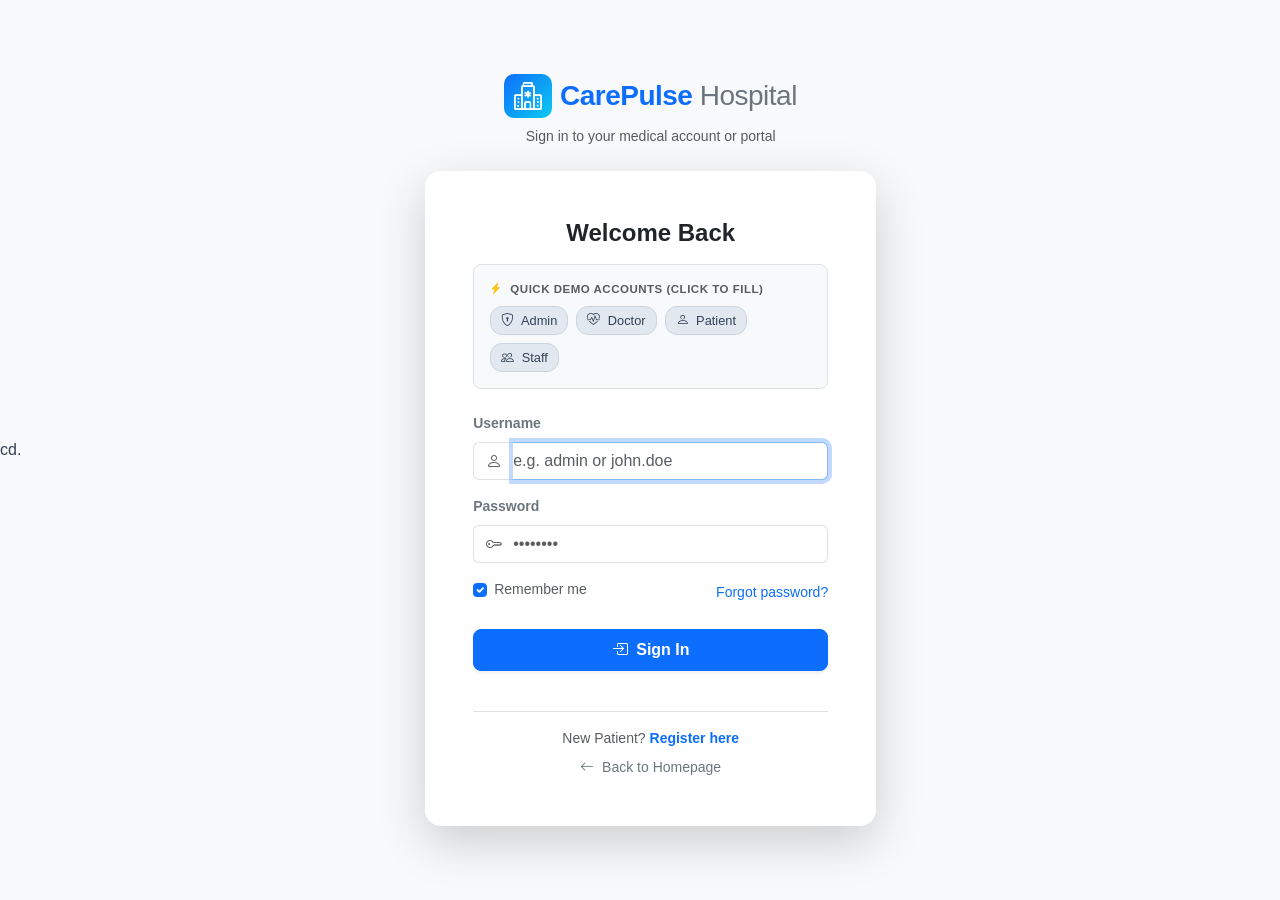
<file: patient-dashboard.html>
<!DOCTYPE html>
<html lang="en">
<head>
  <meta charset="UTF-8">
  <meta name="viewport" content="width=device-width, initial-scale=1.0">
  <title>Patient Portal | CarePulse Hospital</title>
  <link href="https://cdn.jsdelivr.net/npm/bootstrap@5.3.3/dist/css/bootstrap.min.css" rel="stylesheet">
  <link href="https://cdn.jsdelivr.net/npm/bootstrap-icons@1.11.3/font/bootstrap-icons.min.css" rel="stylesheet">
  <link rel="stylesheet" href="css/style.css">
</head>
<body>

  <!-- Top Navbar -->
  <nav class="navbar navbar-expand-lg navbar-dark bg-primary sticky-top py-2 px-3">
    <div class="container-fluid">
      <a class="navbar-brand d-flex align-items-center text-white" href="patient-dashboard.html">
        <span class="brand-icon bg-white text-primary"><i class="bi bi-hospital"></i></span>
        <span>CarePulse <span class="badge bg-light text-primary fs-6 ms-2">Patient Portal</span></span>
      </a>

      <div class="d-flex align-items-center ms-auto">
        <div class="text-white text-end me-3 d-none d-sm-block">
          <div class="small fw-bold" id="patientNavName">Patient User</div>
          <div class="text-light small" style="font-size: 0.75rem;" id="patientNavBlood">Blood Group: O+</div>
        </div>
        <button onclick="API.logout()" class="btn btn-outline-light btn-sm">
          <i class="bi bi-box-arrow-right me-1"></i> Logout
        </button>
      </div>
    </div>
  </nav>

  <div class="dashboard-wrapper">
    <!-- Sidebar -->
    <aside class="sidebar">
      <div class="nav flex-column nav-pills" id="patientTabs" role="tablist">
        <button class="nav-link active text-start" data-bs-toggle="pill" data-bs-target="#tab-patient-appointments">
          <i class="bi bi-calendar2-check"></i> My Appointments
        </button>
        <button class="nav-link text-start" data-bs-toggle="pill" data-bs-target="#tab-patient-prescriptions">
          <i class="bi bi-file-earmark-medical"></i> My Prescriptions
        </button>
        <button class="nav-link text-start" data-bs-toggle="pill" data-bs-target="#tab-patient-bills">
          <i class="bi bi-receipt-cutoff"></i> Bills & Payments
        </button>
        <button class="nav-link text-start" data-bs-toggle="pill" data-bs-target="#tab-patient-profile">
          <i class="bi bi-person-lines-fill"></i> Medical Profile
        </button>
      </div>
    </aside>

    <!-- Main Content Area -->
    <main class="dashboard-content">
      <div class="tab-content" id="patientTabContent">

        <!-- TAB 1: APPOINTMENTS -->
        <div class="tab-pane fade show active" id="tab-patient-appointments">
          <div class="d-flex justify-content-between align-items-center mb-4">
            <div>
              <h3 class="fw-bold mb-1">My Medical Appointments</h3>
              <p class="text-muted small mb-0">Schedule consultations, view appointment status, or cancel bookings</p>
            </div>
            <button class="btn btn-primary" data-bs-toggle="modal" data-bs-target="#bookApptModal">
              <i class="bi bi-calendar-plus me-1"></i> Book New Appointment
            </button>
          </div>

          <!-- Quick Stats -->
          <div class="row g-3 mb-4">
            <div class="col-md-4">
              <div class="stat-card">
                <span class="text-muted small fw-semibold">Upcoming Visits</span>
                <h3 class="fw-bold my-1 text-primary" id="patientUpcomingCount">0</h3>
                <small class="text-muted">Scheduled consultations</small>
              </div>
            </div>
            <div class="col-md-4">
              <div class="stat-card">
                <span class="text-muted small fw-semibold">Completed Consultations</span>
                <h3 class="fw-bold my-1 text-success" id="patientCompletedCount">0</h3>
                <small class="text-muted">Past clinical visits</small>
              </div>
            </div>
            <div class="col-md-4">
              <div class="stat-card">
                <span class="text-muted small fw-semibold">Pending Outstanding Bills</span>
                <h3 class="fw-bold my-1 text-danger" id="patientPendingBillCount">$0.00</h3>
                <small class="text-muted">Payable invoices</small>
              </div>
            </div>
          </div>

          <div class="table-card">
            <div class="table-responsive">
              <table class="table table-hover align-middle mb-0">
                <thead>
                  <tr>
                    <th>Appt #</th>
                    <th>Doctor</th>
                    <th>Specialty</th>
                    <th>Date & Time</th>
                    <th>Reason</th>
                    <th>Status</th>
                    <th>Doctor Notes</th>
                    <th>Action</th>
                  </tr>
                </thead>
                <tbody id="patientApptsTableBody">
                  <tr><td colspan="8" class="text-center text-muted py-4">Loading your appointments...</td></tr>
                </tbody>
              </table>
            </div>
          </div>
        </div>

        <!-- TAB 2: PRESCRIPTIONS -->
        <div class="tab-pane fade" id="tab-patient-prescriptions">
          <div class="d-flex justify-content-between align-items-center mb-4">
            <div>
              <h3 class="fw-bold mb-1">My Prescriptions (Rx)</h3>
              <p class="text-muted small mb-0">Review diagnostic summaries and doctor-prescribed medication plans</p>
            </div>
          </div>

          <div class="table-card">
            <div class="table-responsive">
              <table class="table table-hover align-middle mb-0">
                <thead>
                  <tr>
                    <th>Rx #</th>
                    <th>Date</th>
                    <th>Doctor</th>
                    <th>Diagnosis</th>
                    <th>Prescribed Medicines</th>
                    <th>Action</th>
                  </tr>
                </thead>
                <tbody id="patientRxTableBody">
                  <tr><td colspan="6" class="text-center text-muted py-4">No prescriptions found.</td></tr>
                </tbody>
              </table>
            </div>
          </div>
        </div>

        <!-- TAB 3: BILLS & PAYMENTS -->
        <div class="tab-pane fade" id="tab-patient-bills">
          <div class="d-flex justify-content-between align-items-center mb-4">
            <div>
              <h3 class="fw-bold mb-1">Invoices & Payment History</h3>
              <p class="text-muted small mb-0">Transparent fee breakdowns and instant digital payments</p>
            </div>
          </div>

          <div class="table-card">
            <div class="table-responsive">
              <table class="table table-hover align-middle mb-0">
                <thead>
                  <tr>
                    <th>Invoice #</th>
                    <th>Date</th>
                    <th>Total Fee</th>
                    <th>Amount Paid</th>
                    <th>Balance Due</th>
                    <th>Status</th>
                    <th>Payment Action</th>
                  </tr>
                </thead>
                <tbody id="patientBillsTableBody">
                  <tr><td colspan="7" class="text-center text-muted py-4">Loading billing records...</td></tr>
                </tbody>
              </table>
            </div>
          </div>
        </div>

        <!-- TAB 4: MEDICAL PROFILE -->
        <div class="tab-pane fade" id="tab-patient-profile">
          <div class="mb-4">
            <h3 class="fw-bold mb-1">Personal & Health Profile</h3>
            <p class="text-muted small mb-0">Review your registered clinical background, blood group, and emergency contacts</p>
          </div>

          <div class="row g-4">
            <div class="col-lg-6">
              <div class="card border-0 shadow-sm rounded-4 p-4 bg-white">
                <div class="d-flex align-items-center mb-4">
                  <div class="stat-icon primary me-3" style="width: 60px; height: 60px; font-size: 2rem;">
                    <i class="bi bi-person-circle"></i>
                  </div>
                  <div>
                    <h5 class="fw-bold mb-1" id="profilePatientName">John Doe</h5>
                    <p class="text-muted mb-0 small" id="profilePatientEmail">john@hospital.com</p>
                  </div>
                </div>

                <div class="list-group list-group-flush small">
                  <div class="list-group-item d-flex justify-content-between py-2 px-0">
                    <span class="text-muted">Blood Group</span>
                    <span class="badge bg-danger" id="profileBlood">O+</span>
                  </div>
                  <div class="list-group-item d-flex justify-content-between py-2 px-0">
                    <span class="text-muted">Date of Birth</span>
                    <span class="fw-semibold" id="profileDob">N/A</span>
                  </div>
                  <div class="list-group-item d-flex justify-content-between py-2 px-0">
                    <span class="text-muted">Gender</span>
                    <span class="fw-semibold" id="profileGender">Male</span>
                  </div>
                  <div class="list-group-item d-flex justify-content-between py-2 px-0">
                    <span class="text-muted">Emergency Contact</span>
                    <span class="fw-semibold text-danger" id="profileEmergency">N/A</span>
                  </div>
                  <div class="list-group-item d-flex justify-content-between py-2 px-0">
                    <span class="text-muted">Residential Address</span>
                    <span class="fw-semibold text-end" id="profileAddress" style="max-width: 250px;">N/A</span>
                  </div>
                </div>

                <div class="mt-4 pt-3 border-top">
                  <h6 class="fw-bold text-dark mb-2">Medical History & Allergies:</h6>
                  <div class="p-3 bg-light rounded-3 small text-muted" id="profileMedHistory">
                    No chronic conditions registered.
                  </div>
                </div>
              </div>
            </div>
          </div>
        </div>

      </div>
    </main>
  </div>

  <!-- Modal: Book Appointment -->
  <div class="modal fade" id="bookApptModal" tabindex="-1">
    <div class="modal-dialog modal-lg">
      <div class="modal-content">
        <form id="bookApptForm">
          <div class="modal-header">
            <h5 class="modal-title fw-bold">
              <i class="bi bi-calendar2-plus text-primary me-2"></i> Book Medical Appointment
            </h5>
            <button type="button" class="btn-close" data-bs-dismiss="modal"></button>
          </div>
          <div class="modal-body">
            <div class="row g-3 mb-3">
              <div class="col-md-6">
                <label class="form-label small fw-semibold">Clinical Department *</label>
                <select class="form-select" id="bookDeptSelect" required onchange="filterDoctorsByDept()">
                  <option value="">Select Department...</option>
                </select>
              </div>
              <div class="col-md-6">
                <label class="form-label small fw-semibold">Consulting Specialist *</label>
                <select class="form-select" id="bookDoctorSelect" required onchange="updateSelectedDoctorInfo()">
                  <option value="">Select Doctor...</option>
                </select>
              </div>
            </div>

            <!-- Doctor Details Card (Dynamically updated) -->
            <div id="doctorFeeBanner" class="p-3 bg-light rounded-3 mb-3 border d-none small">
              <div class="d-flex justify-content-between align-items-center">
                <div>
                  <strong class="text-primary" id="feeBannerDocName">Dr. Sarah Jenkins</strong>
                  <div class="text-muted" id="feeBannerDocSchedule">Mon, Wed, Fri (09:00 AM - 04:00 PM)</div>
                </div>
                <div class="text-end">
                  <span class="text-muted small">Consultation Fee</span>
                  <div class="fs-5 fw-bold text-success" id="feeBannerDocFee">$150.00</div>
                </div>
              </div>
            </div>

            <div class="row g-3 mb-3">
              <div class="col-md-6">
                <label class="form-label small fw-semibold">Appointment Date *</label>
                <input type="date" class="form-control" id="bookDate" required>
              </div>
              <div class="col-md-6">
                <label class="form-label small fw-semibold">Preferred Time Slot *</label>
                <select class="form-select" id="bookTime" required>
                  <option value="09:00 AM">09:00 AM</option>
                  <option value="10:00 AM" selected>10:00 AM</option>
                  <option value="11:30 AM">11:30 AM</option>
                  <option value="02:00 PM">02:00 PM</option>
                  <option value="03:30 PM">03:30 PM</option>
                  <option value="04:30 PM">04:30 PM</option>
                </select>
              </div>
            </div>

            <div class="mb-3">
              <label class="form-label small fw-semibold">Reason for Visit *</label>
              <input type="text" class="form-control" id="bookReason" required placeholder="e.g. Routine follow-up, ECG review, Fever">
            </div>

            <div class="mb-3">
              <label class="form-label small fw-semibold">Symptoms (Optional)</label>
              <textarea class="form-control" id="bookSymptoms" rows="2" placeholder="Describe symptoms: onset, severity, triggers..."></textarea>
            </div>
          </div>
          <div class="modal-footer">
            <button type="button" class="btn btn-secondary" data-bs-dismiss="modal">Cancel</button>
            <button type="submit" class="btn btn-primary fw-semibold px-4">Confirm & Book Slot</button>
          </div>
        </form>
      </div>
    </div>
  </div>

  <!-- Modal: Pay Bill -->
  <div class="modal fade" id="payBillModal" tabindex="-1">
    <div class="modal-dialog">
      <div class="modal-content">
        <form id="payBillForm">
          <div class="modal-header">
            <h5 class="modal-title fw-bold">Pay Hospital Bill</h5>
            <button type="button" class="btn-close" data-bs-dismiss="modal"></button>
          </div>
          <div class="modal-body">
            <input type="hidden" id="payBillId">
            <div class="p-3 bg-light rounded-3 mb-3 text-center">
              <div class="small text-muted">Invoice Number</div>
              <h5 class="fw-bold text-primary mb-2" id="payBillNumber">INV-2026-001</h5>
              <div class="small text-muted">Outstanding Balance:</div>
              <h3 class="fw-bold text-danger my-1" id="payBalanceAmount">$0.00</h3>
            </div>

            <div class="mb-3">
              <label class="form-label small fw-semibold">Payment Amount ($) *</label>
              <input type="number" step="0.01" class="form-control" id="payAmountInput" required min="1">
            </div>

            <div class="mb-3">
              <label class="form-label small fw-semibold">Payment Method *</label>
              <select class="form-select" id="payMethodSelect" required>
                <option value="CARD">Credit / Debit Card</option>
                <option value="UPI">UPI / Digital Wallet</option>
                <option value="CASH">Cash at Reception</option>
                <option value="ONLINE">Net Banking</option>
              </select>
            </div>
          </div>
          <div class="modal-footer">
            <button type="button" class="btn btn-secondary" data-bs-dismiss="modal">Cancel</button>
            <button type="submit" class="btn btn-success fw-semibold">Authorize Payment</button>
          </div>
        </form>
      </div>
    </div>
  </div>

  <!-- Modal: View Prescription -->
  <div class="modal fade" id="patientViewRxModal" tabindex="-1">
    <div class="modal-dialog">
      <div class="modal-content">
        <div class="modal-header">
          <h5 class="modal-title fw-bold">Prescription Details</h5>
          <button type="button" class="btn-close" data-bs-dismiss="modal"></button>
        </div>
        <div class="modal-body printable-area" id="patientRxBody">
          <!-- Dynamic Rx Content -->
        </div>
        <div class="modal-footer no-print">
          <button type="button" onclick="window.print()" class="btn btn-outline-primary btn-sm">
            <i class="bi bi-printer me-1"></i> Print Rx
          </button>
          <button type="button" class="btn btn-secondary btn-sm" data-bs-dismiss="modal">Close</button>
        </div>
      </div>
    </div>
  </div>

  <!-- Bootstrap JS -->
  <script src="https://cdn.jsdelivr.net/npm/bootstrap@5.3.3/dist/js/bootstrap.bundle.min.js"></script>
  <script src="js/api.js"></script>
  <script>
    API.checkAuth(['ROLE_PATIENT', 'ROLE_ADMIN']);

    let currentPatient = null;
    let allDoctors = [];
    let allDepartments = [];

    async function initPatientDashboard() {
      const user = API.getUser();
      try {
        if (user.role === 'ROLE_PATIENT') {
          currentPatient = await API.getMyPatient();
        } else {
          const patients = await API.getPatients();
          currentPatient = patients.find(p => p.userId === user.id || p.username === user.username) || null;
        }

        if (currentPatient) {
          document.getElementById('patientNavName').textContent = currentPatient.fullName || user.fullName;
          document.getElementById('patientNavBlood').textContent = `Blood: ${currentPatient.bloodGroup || 'N/A'}`;

          document.getElementById('profilePatientName').textContent = currentPatient.fullName;
          document.getElementById('profilePatientEmail').textContent = currentPatient.email || user.email;
          document.getElementById('profileBlood').textContent = currentPatient.bloodGroup || 'N/A';
          document.getElementById('profileDob').textContent = currentPatient.dateOfBirth ? formatDate(currentPatient.dateOfBirth) : 'N/A';
          document.getElementById('profileGender').textContent = currentPatient.gender || 'N/A';
          document.getElementById('profileEmergency').textContent = currentPatient.emergencyContact || 'N/A';
          document.getElementById('profileAddress').textContent = currentPatient.address || 'N/A';
          document.getElementById('profileMedHistory').textContent = currentPatient.medicalHistory || 'No recorded history.';
        }

        // Set default appointment date to tomorrow
        const tomorrow = new Date();
        tomorrow.setDate(tomorrow.getDate() + 1);
        document.getElementById('bookDate').value = tomorrow.toISOString().split('T')[0];

        // Load depts and doctors for booking modal
        allDepartments = await API.getDepartments();
        allDoctors = await API.getDoctors();

        const deptSelect = document.getElementById('bookDeptSelect');
        deptSelect.innerHTML = '<option value="">Select Department...</option>' +
          allDepartments.map(d => `<option value="${d.id}">${d.name}</option>`).join('');

        populateDoctorDropdown(allDoctors);

        await loadPatientAppointments();
        await loadPatientPrescriptions();
        await loadPatientBills();
      } catch (err) {
        console.error('Patient dashboard error:', err);
      }
    }

    function populateDoctorDropdown(doctors) {
      const docSelect = document.getElementById('bookDoctorSelect');
      docSelect.innerHTML = '<option value="">Select Doctor...</option>' +
        doctors.map(d => `<option value="${d.id}">${d.fullName || d.username} (${d.specialization}) - $${d.consultationFee}</option>`).join('');
    }

    function filterDoctorsByDept() {
      const deptId = document.getElementById('bookDeptSelect').value;
      if (!deptId) {
        populateDoctorDropdown(allDoctors);
      } else {
        const filtered = allDoctors.filter(d => d.departmentId === parseInt(deptId));
        populateDoctorDropdown(filtered);
      }
      document.getElementById('doctorFeeBanner').classList.add('d-none');
    }

    function updateSelectedDoctorInfo() {
      const docId = parseInt(document.getElementById('bookDoctorSelect').value);
      const doc = allDoctors.find(d => d.id === docId);
      const banner = document.getElementById('doctorFeeBanner');
      if (doc) {
        banner.classList.remove('d-none');
        document.getElementById('feeBannerDocName').textContent = doc.fullName || doc.username;
        document.getElementById('feeBannerDocSchedule').textContent = `${doc.availableDays || 'Mon - Fri'} (${doc.availableTime || '09:00 AM - 05:00 PM'})`;
        document.getElementById('feeBannerDocFee').textContent = formatCurrency(doc.consultationFee);
      } else {
        banner.classList.add('d-none');
      }
    }

    async function loadPatientAppointments() {
      const tbody = document.getElementById('patientApptsTableBody');
      try {
        if (!currentPatient) return;
        const appts = await API.getPatientAppointments(currentPatient.id);

        let upcoming = 0, completed = 0;
        appts.forEach(a => {
          if (a.status === 'CONFIRMED' || a.status === 'PENDING') upcoming++;
          else if (a.status === 'COMPLETED') completed++;
        });

        document.getElementById('patientUpcomingCount').textContent = upcoming;
        document.getElementById('patientCompletedCount').textContent = completed;

        if (appts.length === 0) {
          tbody.innerHTML = '<tr><td colspan="8" class="text-center text-muted py-4">No appointments booked yet. Click "Book New Appointment" to schedule one.</td></tr>';
          return;
        }

        tbody.innerHTML = appts.map(a => {
          const statusClass = a.status === 'CONFIRMED' ? 'badge-confirmed' :
            a.status === 'COMPLETED' ? 'badge-completed' :
            a.status === 'CANCELLED' ? 'badge-cancelled' : 'badge-pending';

          const canCancel = a.status === 'PENDING' || a.status === 'CONFIRMED';

          return `
            <tr>
              <td><span class="badge bg-light text-dark border">#${a.id}</span></td>
              <td class="fw-bold">${a.doctor?.user?.fullName || 'Doctor'}</td>
              <td><span class="badge bg-primary-subtle text-primary">${a.doctor?.specialization || 'General'}</span></td>
              <td>
                <div><strong>${formatDate(a.appointmentDate)}</strong></div>
                <small class="text-muted"><i class="bi bi-clock me-1"></i>${a.appointmentTime}</small>
              </td>
              <td class="small text-muted" style="max-width: 180px;">${a.reason || 'Checkup'}</td>
              <td><span class="badge-status ${statusClass}">${a.status}</span></td>
              <td class="small text-muted">${a.doctorNotes || 'None yet'}</td>
              <td>
                ${canCancel ? `
                  <button onclick="cancelMyAppointment(${a.id})" class="btn btn-outline-danger btn-sm py-0 px-2">
                    <i class="bi bi-x-circle me-1"></i> Cancel
                  </button>
                ` : `<span class="text-muted small">No action</span>`}
              </td>
            </tr>
          `;
        }).join('');
      } catch (err) {
        console.error(err);
      }
    }

    async function loadPatientPrescriptions() {
      const tbody = document.getElementById('patientRxTableBody');
      try {
        if (!currentPatient) return;
        const myRx = await API.getPatientPrescriptions(currentPatient.id);

        if (myRx.length === 0) {
          tbody.innerHTML = '<tr><td colspan="6" class="text-center text-muted py-4">No electronic prescriptions on record.</td></tr>';
          return;
        }

        tbody.innerHTML = myRx.map(rx => `
          <tr>
            <td><span class="badge bg-light text-primary border">Rx #${rx.id}</span></td>
            <td>${formatDate(rx.prescribedDate)}</td>
            <td class="fw-bold">${rx.doctor?.user?.fullName || 'Physician'}</td>
            <td class="fw-semibold text-dark">${rx.diagnosis}</td>
            <td class="small" style="white-space: pre-line; max-width: 250px;">${rx.medicines}</td>
            <td>
              <button onclick="viewMyRx(${rx.id})" class="btn btn-outline-primary btn-sm py-0 px-2">
                <i class="bi bi-eye me-1"></i> View / Print
              </button>
            </td>
          </tr>
        `).join('');
      } catch (err) {
        console.error(err);
      }
    }

    async function loadPatientBills() {
      const tbody = document.getElementById('patientBillsTableBody');
      try {
        if (!currentPatient) return;
        const myBills = await API.getPatientBills(currentPatient.id);

        let pendingTotal = 0;
        myBills.forEach(b => {
          if (b.paymentStatus !== 'PAID') {
            pendingTotal += (b.balanceAmount || 0);
          }
        });
        document.getElementById('patientPendingBillCount').textContent = formatCurrency(pendingTotal);

        if (myBills.length === 0) {
          tbody.innerHTML = '<tr><td colspan="7" class="text-center text-muted py-4">No bills found.</td></tr>';
          return;
        }

        tbody.innerHTML = myBills.map(b => {
          const statusBadge = b.paymentStatus === 'PAID' ? 'badge-paid' :
            b.paymentStatus === 'PARTIALLY_PAID' ? 'badge-partially-paid' : 'badge-pending';

          const hasBalance = b.balanceAmount > 0;

          return `
            <tr>
              <td><span class="badge bg-light text-primary border">${b.billNumber}</span></td>
              <td>${formatDate(b.billDate)}</td>
              <td class="fw-bold">${formatCurrency(b.totalAmount)}</td>
              <td class="text-success fw-semibold">${formatCurrency(b.paidAmount)}</td>
              <td class="text-danger fw-semibold">${formatCurrency(b.balanceAmount)}</td>
              <td><span class="badge-status ${statusBadge}">${b.paymentStatus}</span></td>
              <td>
                ${hasBalance ? `
                  <button onclick="openPayModal(${b.id}, '${b.billNumber}', ${b.balanceAmount})" class="btn btn-sm btn-success py-0 px-2">
                    <i class="bi bi-credit-card me-1"></i> Pay Now
                  </button>
                ` : `<span class="badge bg-success-subtle text-success"><i class="bi bi-check2 me-1"></i>Settled</span>`}
              </td>
            </tr>
          `;
        }).join('');
      } catch (err) {
        console.error(err);
      }
    }

    async function cancelMyAppointment(id) {
      if (!confirm('Are you sure you want to cancel this appointment?')) return;
      try {
        await API.cancelAppointment(id);
        showToast('Appointment successfully cancelled.', 'success');
        loadPatientAppointments();
      } catch (err) {
        showToast(err.message, 'danger');
      }
    }

    document.getElementById('bookApptForm').addEventListener('submit', async (e) => {
      e.preventDefault();
      try {
        const doctorId = parseInt(document.getElementById('bookDoctorSelect').value);
        const date = document.getElementById('bookDate').value;
        const time = document.getElementById('bookTime').value;
        const reason = document.getElementById('bookReason').value;
        const symptoms = document.getElementById('bookSymptoms').value;

        await API.bookAppointment({
          patientId: currentPatient.id,
          doctorId: doctorId,
          appointmentDate: date,
          appointmentTime: time,
          reason: reason,
          symptoms: symptoms
        });

        showToast('Appointment booked successfully! It is now pending confirmation.', 'success');
        bootstrap.Modal.getInstance(document.getElementById('bookApptModal')).hide();
        document.getElementById('bookApptForm').reset();
        document.getElementById('doctorFeeBanner').classList.add('d-none');
        loadPatientAppointments();
      } catch (err) {
        showToast(err.message, 'danger');
      }
    });

    function openPayModal(billId, billNum, balance) {
      document.getElementById('payBillId').value = billId;
      document.getElementById('payBillNumber').textContent = billNum;
      document.getElementById('payBalanceAmount').textContent = formatCurrency(balance);
      document.getElementById('payAmountInput').value = balance;
      document.getElementById('payAmountInput').max = balance;
      new bootstrap.Modal(document.getElementById('payBillModal')).show();
    }

    document.getElementById('payBillForm').addEventListener('submit', async (e) => {
      e.preventDefault();
      try {
        const billId = parseInt(document.getElementById('payBillId').value);
        const amount = parseFloat(document.getElementById('payAmountInput').value);
        const method = document.getElementById('payMethodSelect').value;

        await API.recordPayment(billId, amount, method);
        showToast(`Payment of ${formatCurrency(amount)} successful!`, 'success');
        bootstrap.Modal.getInstance(document.getElementById('payBillModal')).hide();
        loadPatientBills();
      } catch (err) {
        showToast(err.message, 'danger');
      }
    });

    async function viewMyRx(rxId) {
      try {
        const myRx = await API.getPatientPrescriptions(currentPatient.id);
        const rx = myRx.find(r => r.id === rxId);
        if (!rx) return;

        const body = document.getElementById('patientRxBody');
        body.innerHTML = `
          <div class="border-bottom pb-3 mb-3 text-center">
            <h4 class="fw-bold text-primary mb-0"><i class="bi bi-hospital me-2"></i>CarePulse Hospital</h4>
            <div class="small text-muted">100 Health Sciences Blvd • Emergency: +1 (800) 555-CARE</div>
          </div>
          <div class="d-flex justify-content-between mb-3 small">
            <div>
              <strong>Doctor:</strong> ${rx.doctor?.user?.fullName || 'Physician'}<br>
              <span class="text-muted">${rx.doctor?.specialization || ''}</span>
            </div>
            <div class="text-end">
              <strong>Rx Date:</strong> ${formatDate(rx.prescribedDate)}<br>
              <span class="badge bg-light text-dark border">Prescription #${rx.id}</span>
            </div>
          </div>
          <div class="p-2 bg-light rounded-3 mb-3 small">
            <strong>Patient Name:</strong> ${rx.patient?.user?.fullName || 'Patient'} | 
            <strong>Blood Group:</strong> ${rx.patient?.bloodGroup || 'N/A'}
          </div>
          <div class="mb-3">
            <h6 class="fw-bold text-dark mb-1">Diagnosis:</h6>
            <div class="p-2 bg-light border rounded small">${rx.diagnosis}</div>
          </div>
          <div class="mb-3">
            <h6 class="fw-bold text-dark mb-1">Prescribed Medicines:</h6>
            <div class="p-3 bg-light border rounded small font-monospace" style="white-space: pre-line;">${rx.medicines}</div>
          </div>
          <div class="mb-3">
            <h6 class="fw-bold text-dark mb-1">Doctor's Instructions:</h6>
            <div class="small text-muted">${rx.instructions || 'Standard care'}</div>
          </div>
          <div class="text-end pt-3 mt-3 border-top small">
            <div class="fw-bold">${rx.doctor?.user?.fullName || 'Doctor'}</div>
            <div class="text-muted" style="font-size: 0.75rem;">Verified Medical Practitioner</div>
          </div>
        `;

        new bootstrap.Modal(document.getElementById('patientViewRxModal')).show();
      } catch (err) {
        showToast(err.message, 'danger');
      }
    }

    document.addEventListener('DOMContentLoaded', initPatientDashboard);
  </script>
</body>
</html>
</file>
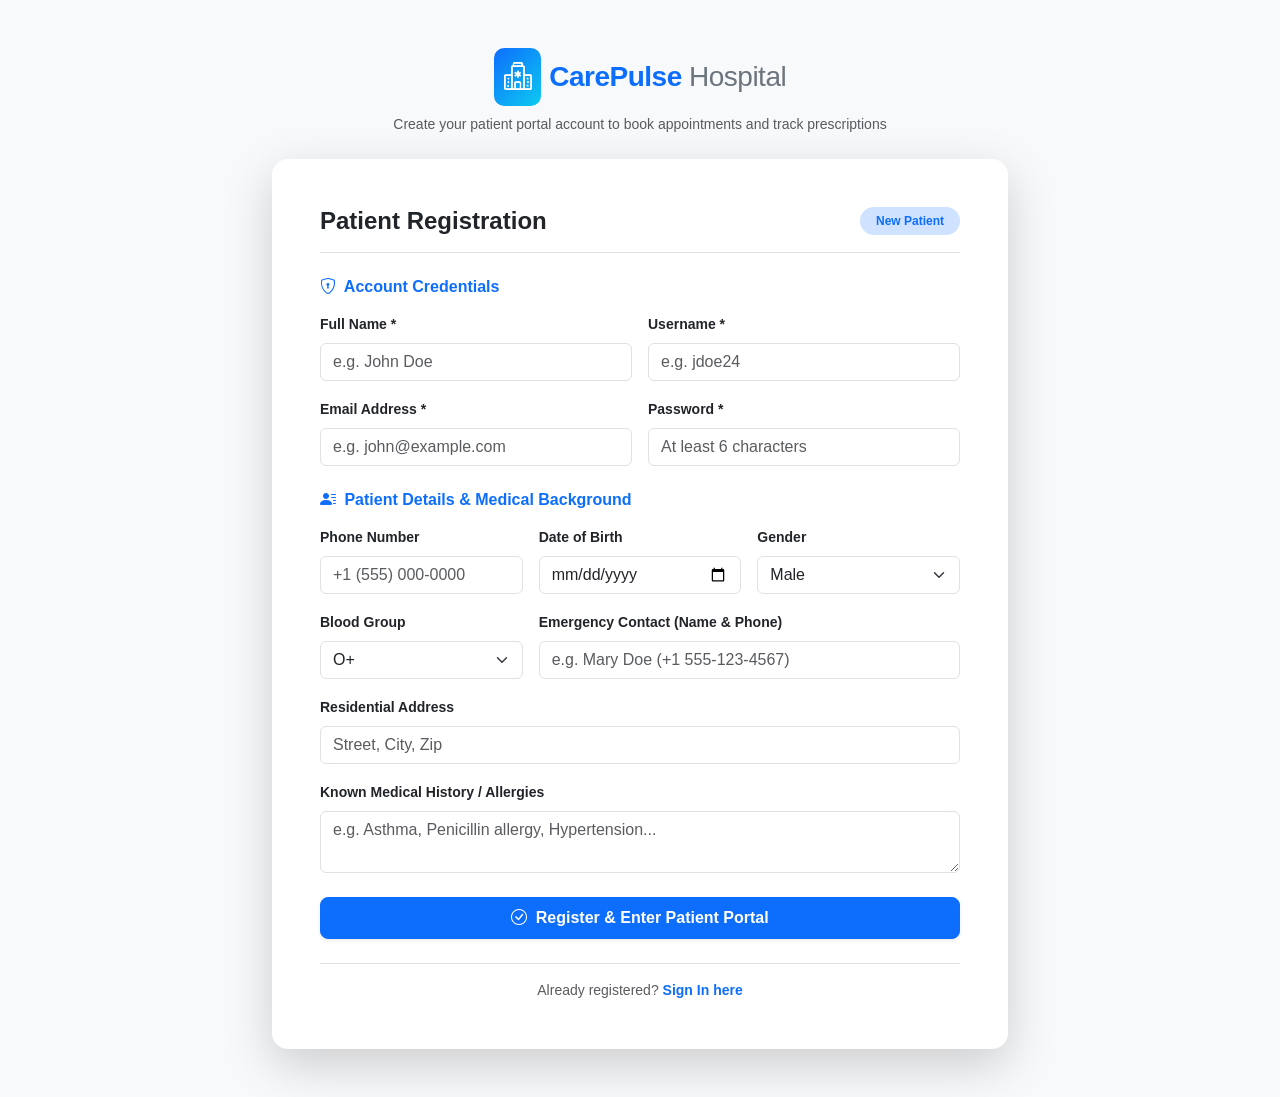
<file: register.html>
<!DOCTYPE html>
<html lang="en">
<head>
  <meta charset="UTF-8">
  <meta name="viewport" content="width=device-width, initial-scale=1.0">
  <title>Patient Registration | CarePulse Hospital</title>
  <link href="https://cdn.jsdelivr.net/npm/bootstrap@5.3.3/dist/css/bootstrap.min.css" rel="stylesheet">
  <link href="https://cdn.jsdelivr.net/npm/bootstrap-icons@1.11.3/font/bootstrap-icons.min.css" rel="stylesheet">
  <link rel="stylesheet" href="css/style.css">
</head>
<body class="bg-light py-5">

  <div class="container">
    <div class="row justify-content-center">
      <div class="col-lg-8">
        
        <div class="text-center mb-4">
          <a href="index.html" class="navbar-brand d-inline-flex align-items-center text-primary fs-3">
            <span class="brand-icon"><i class="bi bi-hospital"></i></span>
            <span>CarePulse <span class="text-secondary fw-normal">Hospital</span></span>
          </a>
          <p class="text-muted small mt-2">Create your patient portal account to book appointments and track prescriptions</p>
        </div>

        <div class="card border-0 shadow-lg rounded-4 p-4 p-md-5 bg-white">
          <div class="d-flex align-items-center justify-content-between border-bottom pb-3 mb-4">
            <h4 class="fw-bold mb-0 text-dark">Patient Registration</h4>
            <span class="badge bg-primary-subtle text-primary px-3 py-2 rounded-pill">New Patient</span>
          </div>

          <div id="regAlert" class="alert alert-danger d-none" role="alert"></div>

          <form id="registerForm">
            <!-- Account Info -->
            <h6 class="fw-bold text-primary mb-3"><i class="bi bi-shield-lock me-1"></i> Account Credentials</h6>
            <div class="row g-3 mb-4">
              <div class="col-md-6">
                <label class="form-label small fw-semibold">Full Name *</label>
                <input type="text" class="form-control" id="fullName" placeholder="e.g. John Doe" required>
              </div>
              <div class="col-md-6">
                <label class="form-label small fw-semibold">Username *</label>
                <input type="text" class="form-control" id="username" placeholder="e.g. jdoe24" required>
              </div>
              <div class="col-md-6">
                <label class="form-label small fw-semibold">Email Address *</label>
                <input type="email" class="form-control" id="email" placeholder="e.g. john@example.com" required>
              </div>
              <div class="col-md-6">
                <label class="form-label small fw-semibold">Password *</label>
                <input type="password" class="form-control" id="password" placeholder="At least 6 characters" minlength="6" required>
              </div>
            </div>

            <!-- Personal & Medical Info -->
            <h6 class="fw-bold text-primary mb-3"><i class="bi bi-person-lines-fill me-1"></i> Patient Details & Medical Background</h6>
            <div class="row g-3 mb-4">
              <div class="col-md-4">
                <label class="form-label small fw-semibold">Phone Number</label>
                <input type="tel" class="form-control" id="phone" placeholder="+1 (555) 000-0000">
              </div>
              <div class="col-md-4">
                <label class="form-label small fw-semibold">Date of Birth</label>
                <input type="date" class="form-control" id="dateOfBirth">
              </div>
              <div class="col-md-4">
                <label class="form-label small fw-semibold">Gender</label>
                <select class="form-select" id="gender">
                  <option value="Male">Male</option>
                  <option value="Female">Female</option>
                  <option value="Other">Other</option>
                </select>
              </div>
              <div class="col-md-4">
                <label class="form-label small fw-semibold">Blood Group</label>
                <select class="form-select" id="bloodGroup">
                  <option value="A+">A+</option>
                  <option value="A-">A-</option>
                  <option value="B+">B+</option>
                  <option value="B-">B-</option>
                  <option value="AB+">AB+</option>
                  <option value="AB-">AB-</option>
                  <option value="O+" selected>O+</option>
                  <option value="O-">O-</option>
                </select>
              </div>
              <div class="col-md-8">
                <label class="form-label small fw-semibold">Emergency Contact (Name & Phone)</label>
                <input type="text" class="form-control" id="emergencyContact" placeholder="e.g. Mary Doe (+1 555-123-4567)">
              </div>
              <div class="col-12">
                <label class="form-label small fw-semibold">Residential Address</label>
                <input type="text" class="form-control" id="address" placeholder="Street, City, Zip">
              </div>
              <div class="col-12">
                <label class="form-label small fw-semibold">Known Medical History / Allergies</label>
                <textarea class="form-control" id="medicalHistory" rows="2" placeholder="e.g. Asthma, Penicillin allergy, Hypertension..."></textarea>
              </div>
            </div>

            <div class="d-grid mt-4">
              <button type="submit" id="regBtn" class="btn btn-primary py-2 fw-semibold rounded-3 shadow-sm">
                <span id="regBtnText"><i class="bi bi-check-circle me-1"></i> Register & Enter Patient Portal</span>
                <span id="regSpinner" class="spinner-border spinner-border-sm d-none"></span>
              </button>
            </div>
          </form>

          <div class="text-center mt-4 pt-3 border-top small text-muted">
            Already registered? <a href="login.html" class="fw-semibold text-primary text-decoration-none">Sign In here</a>
          </div>
        </div>

      </div>
    </div>
  </div>

  <script src="https://cdn.jsdelivr.net/npm/bootstrap@5.3.3/dist/js/bootstrap.bundle.min.js"></script>
  <script src="js/api.js"></script>
  <script>
    document.getElementById('registerForm').addEventListener('submit', async (e) => {
      e.preventDefault();
      const alertBox = document.getElementById('regAlert');
      alertBox.classList.add('d-none');

      const payload = {
        fullName: document.getElementById('fullName').value.trim(),
        username: document.getElementById('username').value.trim(),
        email: document.getElementById('email').value.trim(),
        password: document.getElementById('password').value,
        phone: document.getElementById('phone').value.trim(),
        dateOfBirth: document.getElementById('dateOfBirth').value || null,
        gender: document.getElementById('gender').value,
        bloodGroup: document.getElementById('bloodGroup').value,
        emergencyContact: document.getElementById('emergencyContact').value.trim(),
        address: document.getElementById('address').value.trim(),
        medicalHistory: document.getElementById('medicalHistory').value.trim()
      };

      const btn = document.getElementById('regBtn');
      const btnText = document.getElementById('regBtnText');
      const btnSpinner = document.getElementById('regSpinner');

      btn.disabled = true;
      btnText.classList.add('d-none');
      btnSpinner.classList.remove('d-none');

      try {
        const response = await API.register(payload);
        if (response.success && response.data) {
          showToast('Account successfully created! Redirecting...', 'success');
          setTimeout(() => {
            window.location.href = 'patient-dashboard.html';
          }, 700);
        } else {
          throw new Error(response.message || 'Registration failed');
        }
      } catch (err) {
        alertBox.textContent = err.message || 'Failed to register account.';
        alertBox.classList.remove('d-none');
      } finally {
        btn.disabled = false;
        btnText.classList.remove('d-none');
        btnSpinner.classList.add('d-none');
      }
    });
  </script>
</body>
</html>
</file>
<file: css/style.css>
/* ===================================================================
   Hospital Management System - Custom Modern Stylesheet
   =================================================================== */

:root {
  --primary-color: #0d6efd;
  --primary-dark: #0b5ed7;
  --secondary-color: #0dcaf0;
  --accent-color: #198754;
  --danger-color: #dc3545;
  --warning-color: #ffc107;
  --info-color: #0dcaf0;
  --dark-color: #212529;
  --light-bg: #f8fafc;
  --card-bg: #ffffff;
  --border-color: #e2e8f0;
  --text-muted: #64748b;
  --sidebar-width: 260px;
}

body {
  font-family: 'Segoe UI', Roboto, -apple-system, BlinkMacSystemFont, sans-serif;
  background-color: var(--light-bg);
  color: #334155;
  min-height: 100vh;
}

/* Navbar */
.navbar-brand {
  font-weight: 700;
  font-size: 1.35rem;
  letter-spacing: -0.5px;
}
.brand-icon {
  background: linear-gradient(135deg, #0d6efd, #0dcaf0);
  color: white;
  padding: 8px 10px;
  border-radius: 10px;
  margin-right: 8px;
  display: inline-flex;
  align-items: center;
  justify-content: center;
}

/* Hero Section */
.hero-section {
  background: linear-gradient(135deg, #0b3954 0%, #087e8b 100%);
  color: white;
  padding: 80px 0 90px;
  position: relative;
  overflow: hidden;
}
.hero-section::after {
  content: '';
  position: absolute;
  top: -50%;
  right: -20%;
  width: 600px;
  height: 600px;
  background: rgba(255, 255, 255, 0.05);
  border-radius: 50%;
  pointer-events: none;
}

/* Feature & Stat Cards */
.stat-card {
  border: 1px solid var(--border-color);
  border-radius: 14px;
  background: #ffffff;
  padding: 24px;
  transition: transform 0.2s ease, box-shadow 0.2s ease;
  position: relative;
  overflow: hidden;
}
.stat-card:hover {
  transform: translateY(-4px);
  box-shadow: 0 10px 25px -5px rgba(0, 0, 0, 0.08);
}
.stat-icon {
  width: 52px;
  height: 52px;
  border-radius: 12px;
  display: flex;
  align-items: center;
  justify-content: center;
  font-size: 1.6rem;
}
.stat-icon.primary { background: #e0edff; color: #0d6efd; }
.stat-icon.success { background: #d1e7dd; color: #198754; }
.stat-icon.warning { background: #fff3cd; color: #ff9800; }
.stat-icon.danger  { background: #f8d7da; color: #dc3545; }
.stat-icon.info    { background: #cff4fc; color: #0dcaf0; }

/* Dashboard Sidebar Layout */
.dashboard-wrapper {
  display: flex;
  min-height: calc(100vh - 56px);
}
.sidebar {
  width: var(--sidebar-width);
  background: #ffffff;
  border-right: 1px solid var(--border-color);
  padding: 20px 16px;
  flex-shrink: 0;
}
.sidebar .nav-link {
  color: #475569;
  font-weight: 500;
  padding: 11px 16px;
  border-radius: 10px;
  margin-bottom: 4px;
  display: flex;
  align-items: center;
  gap: 12px;
  transition: all 0.2s ease;
}
.sidebar .nav-link:hover {
  background-color: #f1f5f9;
  color: #0d6efd;
}
.sidebar .nav-link.active {
  background-color: #0d6efd;
  color: #ffffff;
  font-weight: 600;
}
.dashboard-content {
  flex-grow: 1;
  padding: 30px;
  background-color: #f8fafc;
  overflow-y: auto;
}

/* Data Tables */
.table-card {
  background: #ffffff;
  border: 1px solid var(--border-color);
  border-radius: 14px;
  padding: 24px;
  box-shadow: 0 1px 3px 0 rgba(0, 0, 0, 0.03);
}
.table thead th {
  background-color: #f8fafc;
  font-size: 0.82rem;
  text-transform: uppercase;
  letter-spacing: 0.6px;
  font-weight: 600;
  color: #64748b;
  border-bottom: 2px solid var(--border-color);
  padding: 12px 16px;
}
.table tbody td {
  padding: 14px 16px;
  vertical-align: middle;
  font-size: 0.93rem;
  border-bottom: 1px solid #f1f5f9;
}

/* Badges */
.badge-status {
  padding: 6px 12px;
  border-radius: 20px;
  font-size: 0.78rem;
  font-weight: 600;
  letter-spacing: 0.3px;
  text-transform: uppercase;
}
.badge-pending { background-color: #fff3cd; color: #856404; }
.badge-confirmed { background-color: #cff4fc; color: #055160; }
.badge-completed { background-color: #d1e7dd; color: #0f5132; }
.badge-cancelled { background-color: #f8d7da; color: #842029; }
.badge-paid { background-color: #d1e7dd; color: #0f5132; }
.badge-partially-paid { background-color: #fff3cd; color: #856404; }

/* Modal Customization */
.modal-content {
  border-radius: 16px;
  border: none;
  box-shadow: 0 20px 40px rgba(0, 0, 0, 0.15);
}
.modal-header {
  border-bottom: 1px solid var(--border-color);
  padding: 18px 24px;
}
.modal-body {
  padding: 24px;
}
.modal-footer {
  border-top: 1px solid var(--border-color);
  padding: 16px 24px;
}

/* Toast Container */
#toast-container {
  position: fixed;
  top: 20px;
  right: 20px;
  z-index: 9999;
}

/* Quick Fill Pills for Demo Credentials */
.credential-pill {
  font-size: 0.8rem;
  cursor: pointer;
  padding: 4px 10px;
  border-radius: 12px;
  background-color: #e2e8f0;
  color: #334155;
  border: 1px solid #cbd5e1;
  transition: all 0.15s ease;
  user-select: none;
}
.credential-pill:hover {
  background-color: #0d6efd;
  color: white;
  border-color: #0d6efd;
}

/* Print Invoice Styles */
@media print {
  body * {
    visibility: hidden;
  }
  .printable-area, .printable-area * {
    visibility: visible;
  }
  .printable-area {
    position: absolute;
    left: 0;
    top: 0;
    width: 100%;
  }
  .no-print {
    display: none !important;
  }
}
</file>
